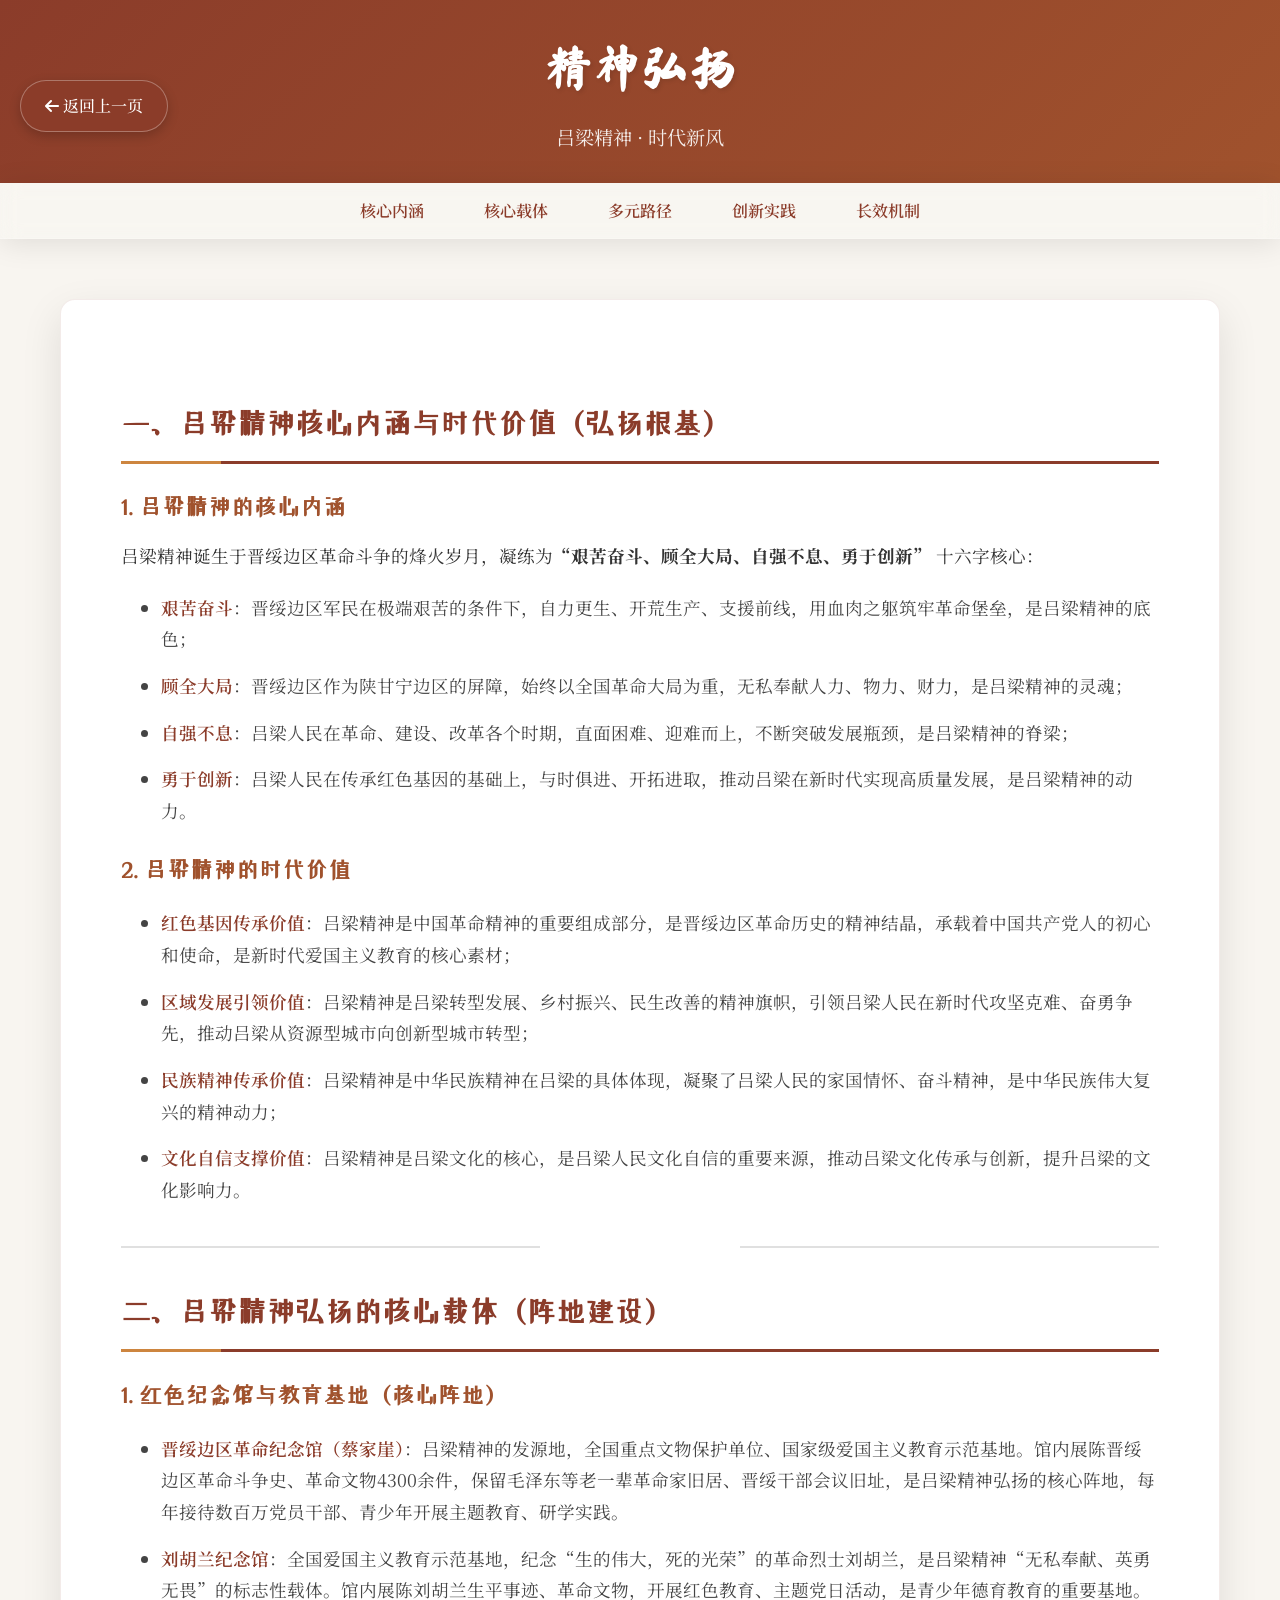
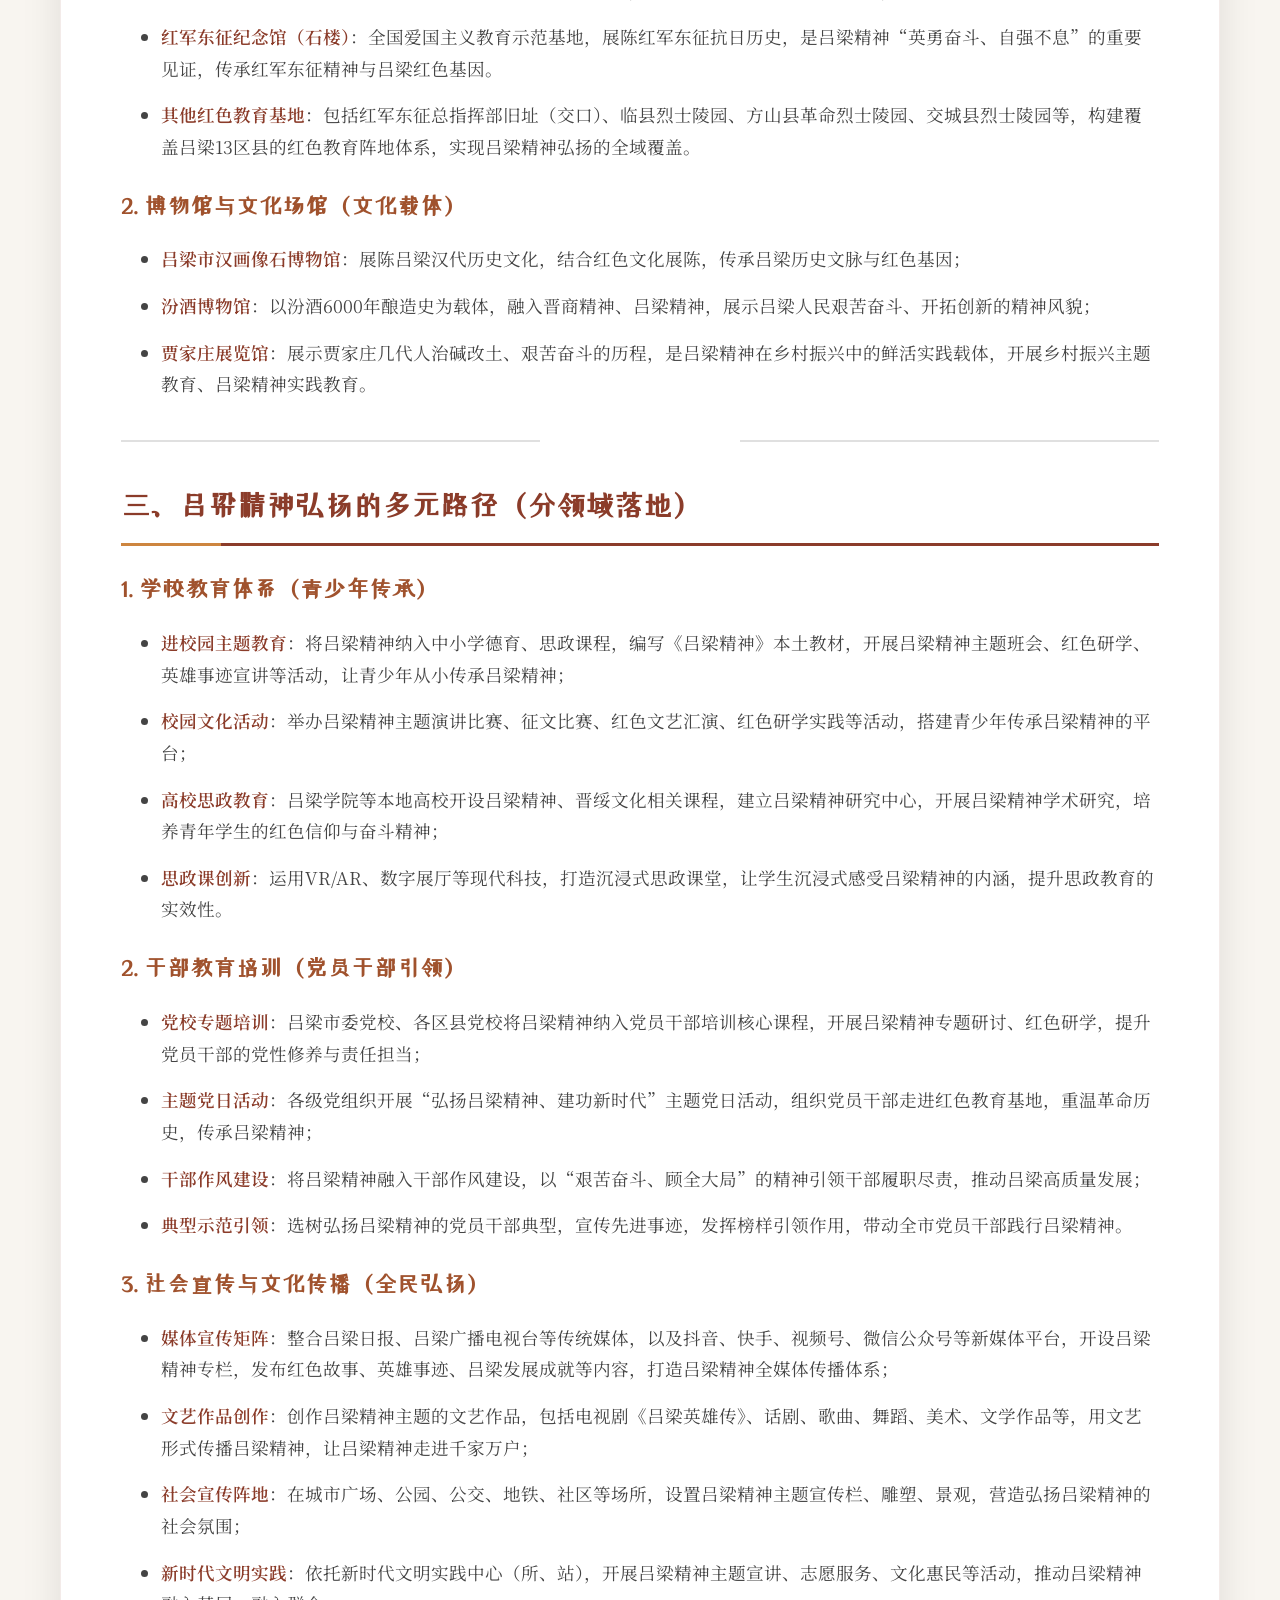
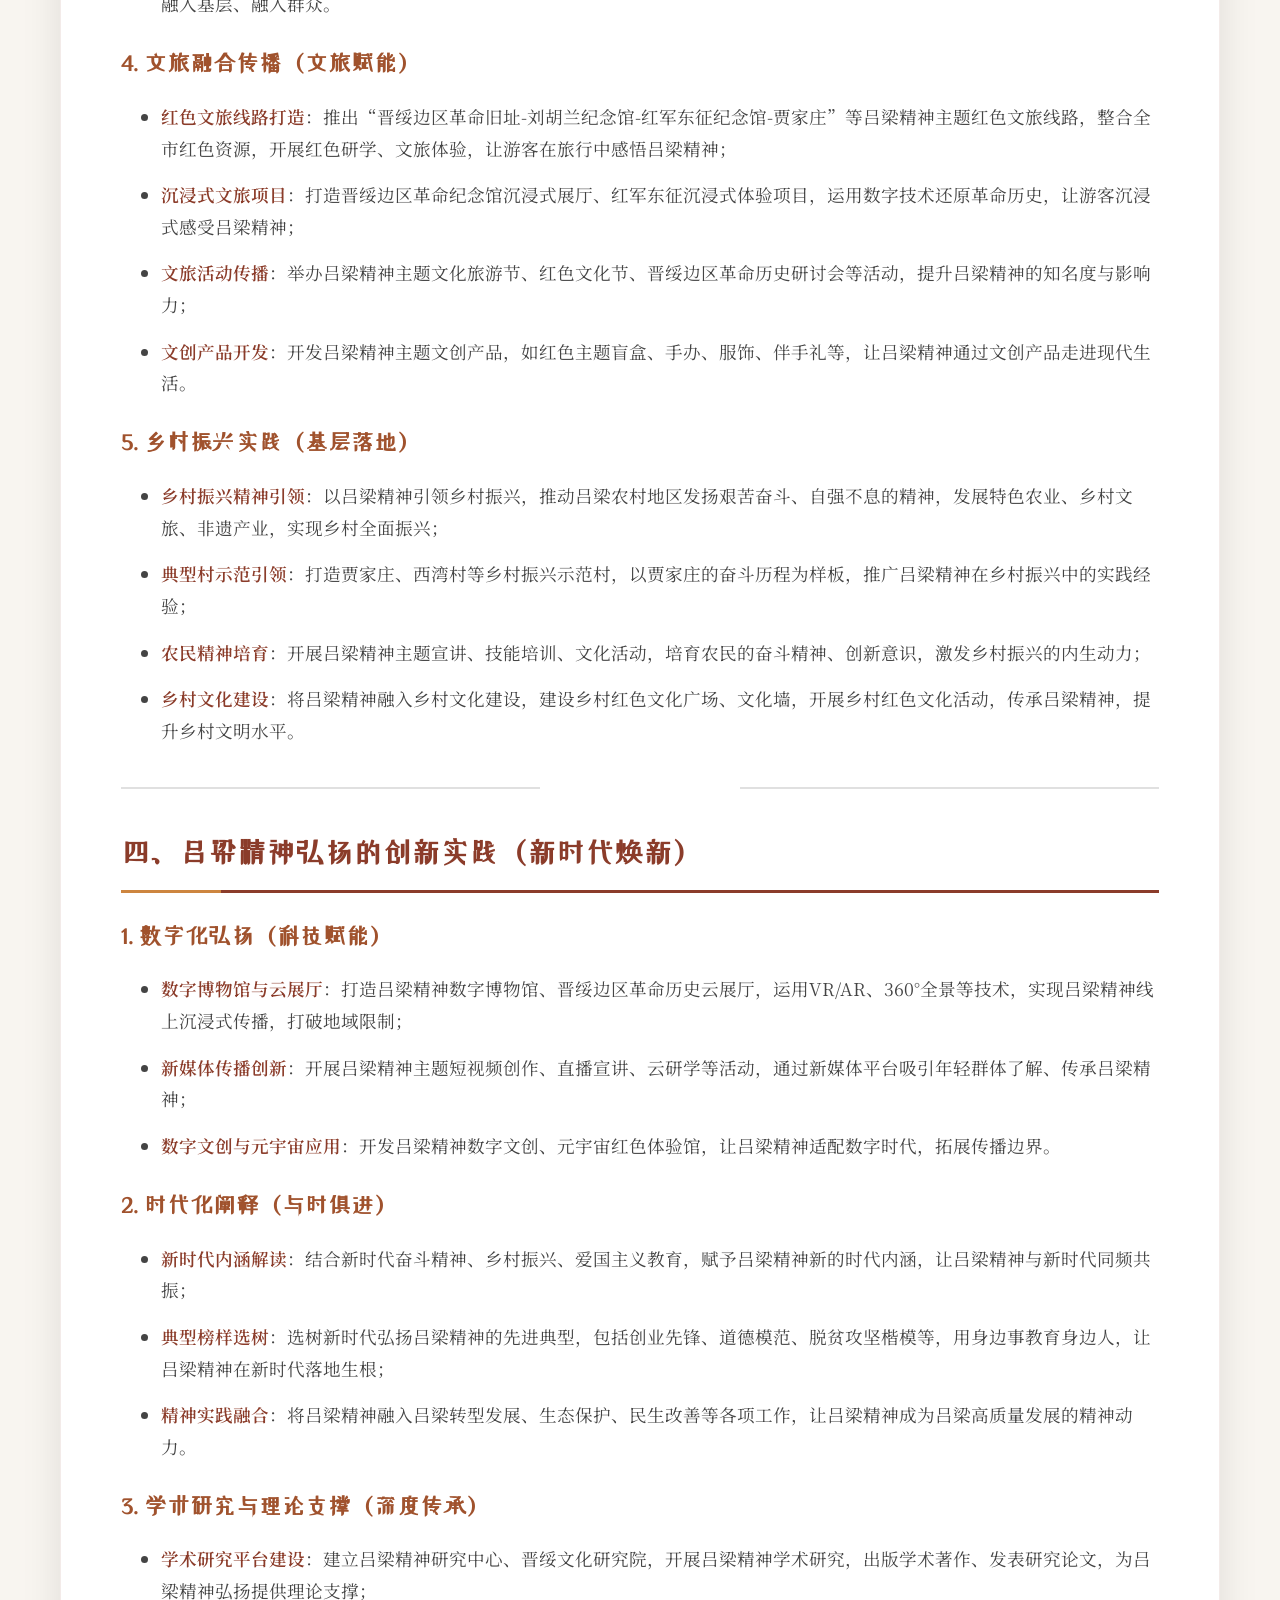
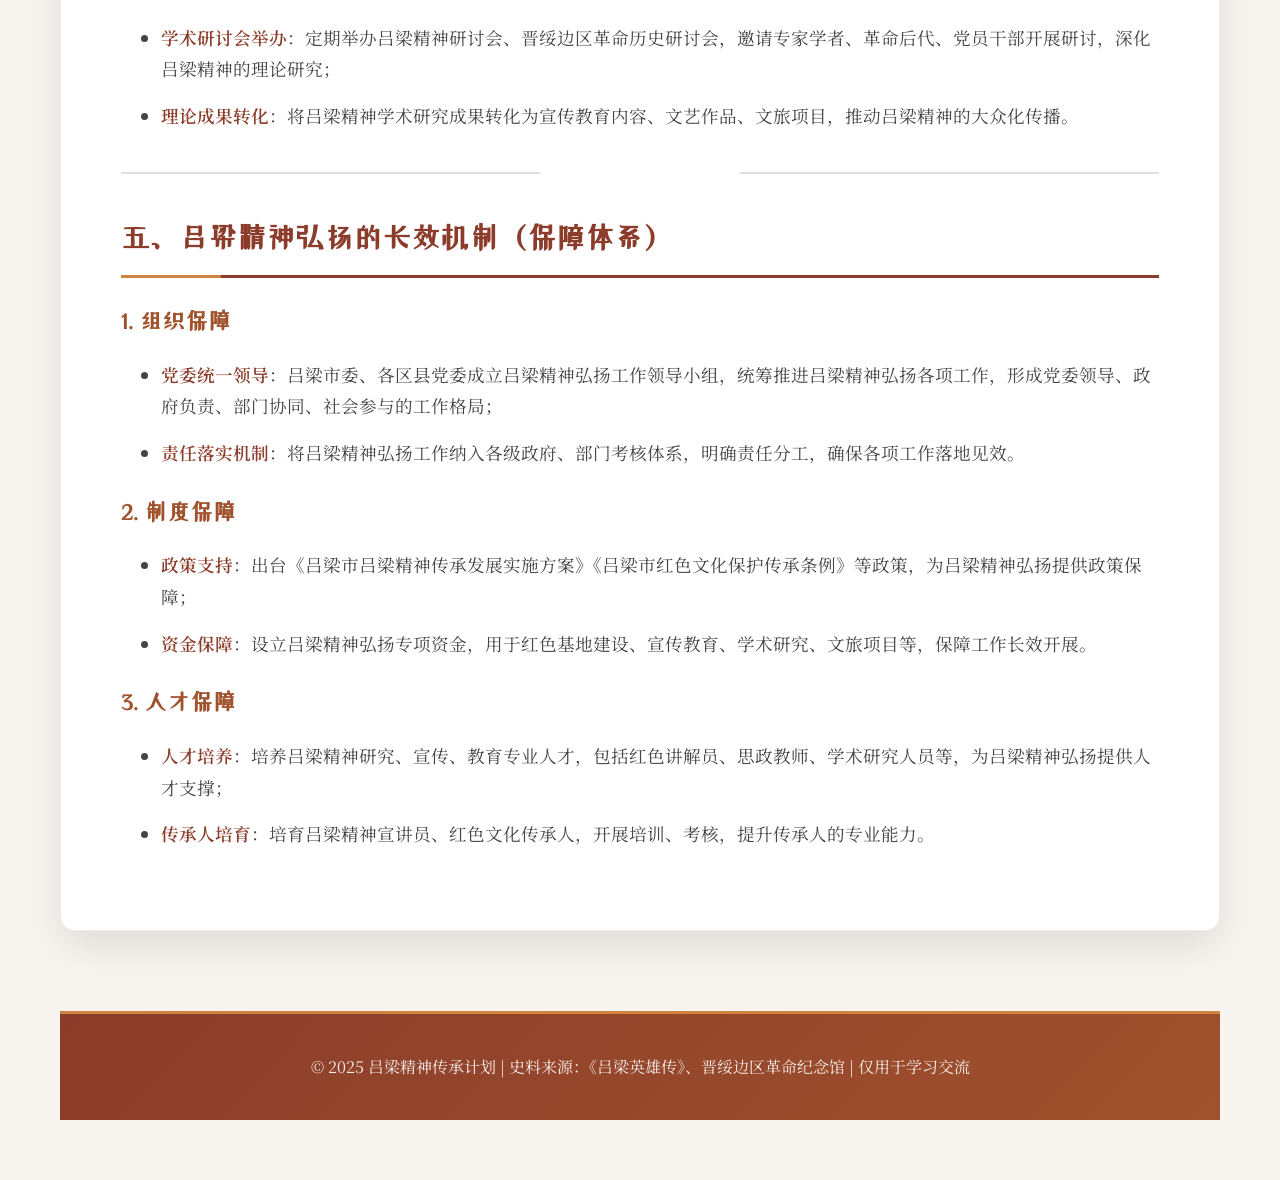
<file: jingshenhongyang.html>
<!DOCTYPE html>
<html lang="zh-CN">
<head>
    <meta charset="UTF-8">
    <meta name="viewport" content="width=device-width, initial-scale=1.0">
    <title>精神弘扬 - 吕梁精神</title>
    <link rel="stylesheet" href="https://cdnjs.cloudflare.com/ajax/libs/font-awesome/6.4.0/css/all.min.css">
    <link rel="stylesheet" href="https://fonts.googleapis.com/css2?family=Noto+Serif+SC:wght@400;500;600;700&display=swap">
    <link rel="stylesheet" href="https://fonts.googleapis.com/css2?family=Ma+Shan+Zheng&family=ZCOOL+XiaoWei&display=swap">
    <style>
        * {
            margin: 0;
            padding: 0;
            box-sizing: border-box;
        }

        body {
            font-family: 'Noto Serif SC', serif;
            line-height: 1.6;
            color: #333;
            background-color: #f8f5f0;
        }

        header {
            background: linear-gradient(135deg, #8B3C2A 0%, #A0522D 100%);
            color: white;
            padding: 30px 0;
            text-align: center;
            position: relative;
        }

        .back-button {
            position: fixed;
            top: 80px;
            left: 20px;
            background: rgba(139, 60, 42, 0.9);
            color: white;
            padding: 12px 24px;
            border-radius: 30px;
            text-decoration: none;
            transition: all 0.3s ease;
            backdrop-filter: blur(10px);
            border: 1px solid rgba(255, 255, 255, 0.3);
            z-index: 1001;
            box-shadow: 0 4px 12px rgba(0, 0, 0, 0.2);
            font-weight: 500;
        }

        .back-button:hover {
            background: rgba(160, 82, 45, 1);
            transform: translateY(-3px);
            box-shadow: 0 6px 20px rgba(0, 0, 0, 0.3);
        }

        header h1 {
            font-size: 3rem;
            margin-bottom: 15px;
            font-weight: 700;
            font-family: 'Ma Shan Zheng', cursive;
            text-shadow: 2px 2px 4px rgba(0,0,0,0.1);
        }

        header p {
            font-size: 1.2rem;
            opacity: 0.9;
        }

        /* 毛玻璃导航栏样式 */
        .glass-nav {
            position: sticky;
            top: 0;
            z-index: 1000;
            background: rgba(255, 255, 255, 0.1);
            backdrop-filter: blur(10px);
            -webkit-backdrop-filter: blur(10px);
            border-bottom: 1px solid rgba(255, 255, 255, 0.2);
            box-shadow: 0 4px 30px rgba(0, 0, 0, 0.1);
        }

        .nav-container {
            max-width: 1200px;
            margin: 0 auto;
            padding: 0 20px;
        }

        .nav-menu {
            display: flex;
            list-style: none;
            padding: 0;
            margin: 0 auto;
            justify-content: center;
            overflow-x: auto;
            white-space: nowrap;
            max-width: 1000px;
        }

        .nav-menu li {
            margin: 0 15px;
        }

        .nav-menu a {
            display: block;
            padding: 15px 15px;
            color: #8B3C2A;
            text-decoration: none;
            font-weight: 600;
            transition: all 0.3s ease;
            font-size: 16px;
        }

        .nav-menu a:hover {
            color: #CD853F;
            transform: translateY(-2px);
            font-weight: 700;
        }

        /* 内容部分ID标记 */
        .section {
            scroll-margin-top: 80px;
        }

        .container {
            max-width: 1200px;
            margin: 0 auto;
            padding: 60px 20px;
        }

        .content {
            background: white;
            border-radius: 15px;
            padding: 60px;
            box-shadow: 0 15px 40px rgba(0,0,0,0.1);
            border: 1px solid rgba(139, 60, 42, 0.1);
        }

        .content h2 {
            color: #8B3C2A;
            margin: 30px 0 20px;
            font-size: 1.8rem;
            font-family: 'ZCOOL XiaoWei', serif;
            border-bottom: 2px solid #8B3C2A;
            padding-bottom: 10px;
        }

        .content h3 {
            color: #8B3C2A;
            margin: 40px 0 25px;
            font-size: 1.8rem;
            font-family: 'ZCOOL XiaoWei', serif;
            border-bottom: 3px solid #8B3C2A;
            padding-bottom: 15px;
            position: relative;
        }

        .content h3::after {
            content: '';
            position: absolute;
            bottom: -3px;
            left: 0;
            width: 100px;
            height: 3px;
            background: #CD853F;
        }

        .content h4 {
            color: #A0522D;
            margin: 25px 0 15px;
            font-size: 1.4rem;
            font-family: 'ZCOOL XiaoWei', serif;
        }

        .content p {
            margin-bottom: 20px;
            line-height: 1.8;
            font-size: 1.1rem;
            color: #333;
        }

        .content ul {
            margin: 20px 0;
            padding-left: 40px;
        }

        .content li {
            margin-bottom: 15px;
            line-height: 1.8;
            font-size: 1.1rem;
            color: #444;
        }

        .content li strong {
            color: #8B3C2A;
            font-weight: 600;
        }

        .divider {
            margin: 40px 0;
            border: 1px solid #e0e0e0;
            position: relative;
        }

        .divider::after {
            content: '';
            position: absolute;
            top: -5px;
            left: 50%;
            transform: translateX(-50%);
            width: 200px;
            height: 10px;
            background: white;
        }

        footer {
            background: linear-gradient(135deg, #8B3C2A 0%, #A0522D 100%);
            color: white;
            text-align: center;
            padding: 40px 0;
            margin-top: 80px;
            border-top: 3px solid #CD853F;
        }

        footer p {
            font-size: 1rem;
            opacity: 0.9;
        }

        @media (max-width: 768px) {
            header h1 {
                font-size: 2.5rem;
            }

            .content {
                padding: 30px;
            }

            .back-button {
                top: 70px;
                padding: 10px 20px;
                font-size: 0.9rem;
            }

            .container {
                padding: 40px 20px;
            }

            .content h3 {
                font-size: 1.5rem;
            }

            .content h4 {
                font-size: 1.2rem;
            }
        }
    </style>
</head>
<body>
    <header>
        <a href="index.html#newera" class="back-button" onclick="returnToNewEra(2);"><i class="fas fa-arrow-left"></i> 返回上一页</a>
        <h1>精神弘扬</h1>
        <p>吕梁精神 · 时代新风</p>
    </header>
    
    <!-- 毛玻璃导航栏 -->
    <nav class="glass-nav">
        <div class="nav-container">
            <ul class="nav-menu">
                <li><a href="#section1">核心内涵</a></li>
                <li><a href="#section2">核心载体</a></li>
                <li><a href="#section3">多元路径</a></li>
                <li><a href="#section4">创新实践</a></li>
                <li><a href="#section5">长效机制</a></li>
            </ul>
        </div>
    </nav>

    <div class="container">
        <div class="content">
            <div id="section1" class="section">
            <h3>一、吕梁精神核心内涵与时代价值（弘扬根基）</h3>
            
            <h4>1. 吕梁精神的核心内涵</h4>
            <p>吕梁精神诞生于晋绥边区革命斗争的烽火岁月，凝练为<strong>“艰苦奋斗、顾全大局、自强不息、勇于创新”</strong> 十六字核心：</p>
            <ul>
                <li><strong>艰苦奋斗</strong>：晋绥边区军民在极端艰苦的条件下，自力更生、开荒生产、支援前线，用血肉之躯筑牢革命堡垒，是吕梁精神的底色；</li>
                <li><strong>顾全大局</strong>：晋绥边区作为陕甘宁边区的屏障，始终以全国革命大局为重，无私奉献人力、物力、财力，是吕梁精神的灵魂；</li>
                <li><strong>自强不息</strong>：吕梁人民在革命、建设、改革各个时期，直面困难、迎难而上，不断突破发展瓶颈，是吕梁精神的脊梁；</li>
                <li><strong>勇于创新</strong>：吕梁人民在传承红色基因的基础上，与时俱进、开拓进取，推动吕梁在新时代实现高质量发展，是吕梁精神的动力。</li>
            </ul>

            <h4>2. 吕梁精神的时代价值</h4>
            <ul>
                <li><strong>红色基因传承价值</strong>：吕梁精神是中国革命精神的重要组成部分，是晋绥边区革命历史的精神结晶，承载着中国共产党人的初心和使命，是新时代爱国主义教育的核心素材；</li>
                <li><strong>区域发展引领价值</strong>：吕梁精神是吕梁转型发展、乡村振兴、民生改善的精神旗帜，引领吕梁人民在新时代攻坚克难、奋勇争先，推动吕梁从资源型城市向创新型城市转型；</li>
                <li><strong>民族精神传承价值</strong>：吕梁精神是中华民族精神在吕梁的具体体现，凝聚了吕梁人民的家国情怀、奋斗精神，是中华民族伟大复兴的精神动力；</li>
                <li><strong>文化自信支撑价值</strong>：吕梁精神是吕梁文化的核心，是吕梁人民文化自信的重要来源，推动吕梁文化传承与创新，提升吕梁的文化影响力。</li>
            </ul>

            </div>
            <div class="divider"></div>

            <div id="section2" class="section">
            <h3>二、吕梁精神弘扬的核心载体（阵地建设）</h3>
            
            <h4>1. 红色纪念馆与教育基地（核心阵地）</h4>
            <ul>
                <li><strong>晋绥边区革命纪念馆（蔡家崖）</strong>：吕梁精神的发源地，全国重点文物保护单位、国家级爱国主义教育示范基地。馆内展陈晋绥边区革命斗争史、革命文物4300余件，保留毛泽东等老一辈革命家旧居、晋绥干部会议旧址，是吕梁精神弘扬的核心阵地，每年接待数百万党员干部、青少年开展主题教育、研学实践。</li>
                <li><strong>刘胡兰纪念馆</strong>：全国爱国主义教育示范基地，纪念“生的伟大，死的光荣”的革命烈士刘胡兰，是吕梁精神“无私奉献、英勇无畏”的标志性载体。馆内展陈刘胡兰生平事迹、革命文物，开展红色教育、主题党日活动，是青少年德育教育的重要基地。</li>
                <li><strong>红军东征纪念馆（石楼）</strong>：全国爱国主义教育示范基地，展陈红军东征抗日历史，是吕梁精神“英勇奋斗、自强不息”的重要见证，传承红军东征精神与吕梁红色基因。</li>
                <li><strong>其他红色教育基地</strong>：包括红军东征总指挥部旧址（交口）、临县烈士陵园、方山县革命烈士陵园、交城县烈士陵园等，构建覆盖吕梁13区县的红色教育阵地体系，实现吕梁精神弘扬的全域覆盖。</li>
            </ul>

            <h4>2. 博物馆与文化场馆（文化载体）</h4>
            <ul>
                <li><strong>吕梁市汉画像石博物馆</strong>：展陈吕梁汉代历史文化，结合红色文化展陈，传承吕梁历史文脉与红色基因；</li>
                <li><strong>汾酒博物馆</strong>：以汾酒6000年酿造史为载体，融入晋商精神、吕梁精神，展示吕梁人民艰苦奋斗、开拓创新的精神风貌；</li>
                <li><strong>贾家庄展览馆</strong>：展示贾家庄几代人治碱改土、艰苦奋斗的历程，是吕梁精神在乡村振兴中的鲜活实践载体，开展乡村振兴主题教育、吕梁精神实践教育。</li>
            </ul>

            </div>
            <div class="divider"></div>

            <div id="section3" class="section">
            <h3>三、吕梁精神弘扬的多元路径（分领域落地）</h3>
            
            <h4>1. 学校教育体系（青少年传承）</h4>
            <ul>
                <li><strong>进校园主题教育</strong>：将吕梁精神纳入中小学德育、思政课程，编写《吕梁精神》本土教材，开展吕梁精神主题班会、红色研学、英雄事迹宣讲等活动，让青少年从小传承吕梁精神；</li>
                <li><strong>校园文化活动</strong>：举办吕梁精神主题演讲比赛、征文比赛、红色文艺汇演、红色研学实践等活动，搭建青少年传承吕梁精神的平台；</li>
                <li><strong>高校思政教育</strong>：吕梁学院等本地高校开设吕梁精神、晋绥文化相关课程，建立吕梁精神研究中心，开展吕梁精神学术研究，培养青年学生的红色信仰与奋斗精神；</li>
                <li><strong>思政课创新</strong>：运用VR/AR、数字展厅等现代科技，打造沉浸式思政课堂，让学生沉浸式感受吕梁精神的内涵，提升思政教育的实效性。</li>
            </ul>

            <h4>2. 干部教育培训（党员干部引领）</h4>
            <ul>
                <li><strong>党校专题培训</strong>：吕梁市委党校、各区县党校将吕梁精神纳入党员干部培训核心课程，开展吕梁精神专题研讨、红色研学，提升党员干部的党性修养与责任担当；</li>
                <li><strong>主题党日活动</strong>：各级党组织开展“弘扬吕梁精神、建功新时代”主题党日活动，组织党员干部走进红色教育基地，重温革命历史，传承吕梁精神；</li>
                <li><strong>干部作风建设</strong>：将吕梁精神融入干部作风建设，以“艰苦奋斗、顾全大局”的精神引领干部履职尽责，推动吕梁高质量发展；</li>
                <li><strong>典型示范引领</strong>：选树弘扬吕梁精神的党员干部典型，宣传先进事迹，发挥榜样引领作用，带动全市党员干部践行吕梁精神。</li>
            </ul>

            <h4>3. 社会宣传与文化传播（全民弘扬）</h4>
            <ul>
                <li><strong>媒体宣传矩阵</strong>：整合吕梁日报、吕梁广播电视台等传统媒体，以及抖音、快手、视频号、微信公众号等新媒体平台，开设吕梁精神专栏，发布红色故事、英雄事迹、吕梁发展成就等内容，打造吕梁精神全媒体传播体系；</li>
                <li><strong>文艺作品创作</strong>：创作吕梁精神主题的文艺作品，包括电视剧《吕梁英雄传》、话剧、歌曲、舞蹈、美术、文学作品等，用文艺形式传播吕梁精神，让吕梁精神走进千家万户；</li>
                <li><strong>社会宣传阵地</strong>：在城市广场、公园、公交、地铁、社区等场所，设置吕梁精神主题宣传栏、雕塑、景观，营造弘扬吕梁精神的社会氛围；</li>
                <li><strong>新时代文明实践</strong>：依托新时代文明实践中心（所、站），开展吕梁精神主题宣讲、志愿服务、文化惠民等活动，推动吕梁精神融入基层、融入群众。</li>
            </ul>

            <h4>4. 文旅融合传播（文旅赋能）</h4>
            <ul>
                <li><strong>红色文旅线路打造</strong>：推出“晋绥边区革命旧址-刘胡兰纪念馆-红军东征纪念馆-贾家庄”等吕梁精神主题红色文旅线路，整合全市红色资源，开展红色研学、文旅体验，让游客在旅行中感悟吕梁精神；</li>
                <li><strong>沉浸式文旅项目</strong>：打造晋绥边区革命纪念馆沉浸式展厅、红军东征沉浸式体验项目，运用数字技术还原革命历史，让游客沉浸式感受吕梁精神；</li>
                <li><strong>文旅活动传播</strong>：举办吕梁精神主题文化旅游节、红色文化节、晋绥边区革命历史研讨会等活动，提升吕梁精神的知名度与影响力；</li>
                <li><strong>文创产品开发</strong>：开发吕梁精神主题文创产品，如红色主题盲盒、手办、服饰、伴手礼等，让吕梁精神通过文创产品走进现代生活。</li>
            </ul>

            <h4>5. 乡村振兴实践（基层落地）</h4>
            <ul>
                <li><strong>乡村振兴精神引领</strong>：以吕梁精神引领乡村振兴，推动吕梁农村地区发扬艰苦奋斗、自强不息的精神，发展特色农业、乡村文旅、非遗产业，实现乡村全面振兴；</li>
                <li><strong>典型村示范引领</strong>：打造贾家庄、西湾村等乡村振兴示范村，以贾家庄的奋斗历程为样板，推广吕梁精神在乡村振兴中的实践经验；</li>
                <li><strong>农民精神培育</strong>：开展吕梁精神主题宣讲、技能培训、文化活动，培育农民的奋斗精神、创新意识，激发乡村振兴的内生动力；</li>
                <li><strong>乡村文化建设</strong>：将吕梁精神融入乡村文化建设，建设乡村红色文化广场、文化墙，开展乡村红色文化活动，传承吕梁精神，提升乡村文明水平。</li>
            </ul>

            </div>
            <div class="divider"></div>

            <div id="section4" class="section">
            <h3>四、吕梁精神弘扬的创新实践（新时代焕新）</h3>
            
            <h4>1. 数字化弘扬（科技赋能）</h4>
            <ul>
                <li><strong>数字博物馆与云展厅</strong>：打造吕梁精神数字博物馆、晋绥边区革命历史云展厅，运用VR/AR、360°全景等技术，实现吕梁精神线上沉浸式传播，打破地域限制；</li>
                <li><strong>新媒体传播创新</strong>：开展吕梁精神主题短视频创作、直播宣讲、云研学等活动，通过新媒体平台吸引年轻群体了解、传承吕梁精神；</li>
                <li><strong>数字文创与元宇宙应用</strong>：开发吕梁精神数字文创、元宇宙红色体验馆，让吕梁精神适配数字时代，拓展传播边界。</li>
            </ul>

            <h4>2. 时代化阐释（与时俱进）</h4>
            <ul>
                <li><strong>新时代内涵解读</strong>：结合新时代奋斗精神、乡村振兴、爱国主义教育，赋予吕梁精神新的时代内涵，让吕梁精神与新时代同频共振；</li>
                <li><strong>典型榜样选树</strong>：选树新时代弘扬吕梁精神的先进典型，包括创业先锋、道德模范、脱贫攻坚楷模等，用身边事教育身边人，让吕梁精神在新时代落地生根；</li>
                <li><strong>精神实践融合</strong>：将吕梁精神融入吕梁转型发展、生态保护、民生改善等各项工作，让吕梁精神成为吕梁高质量发展的精神动力。</li>
            </ul>

            <h4>3. 学术研究与理论支撑（深度传承）</h4>
            <ul>
                <li><strong>学术研究平台建设</strong>：建立吕梁精神研究中心、晋绥文化研究院，开展吕梁精神学术研究，出版学术著作、发表研究论文，为吕梁精神弘扬提供理论支撑；</li>
                <li><strong>学术研讨会举办</strong>：定期举办吕梁精神研讨会、晋绥边区革命历史研讨会，邀请专家学者、革命后代、党员干部开展研讨，深化吕梁精神的理论研究；</li>
                <li><strong>理论成果转化</strong>：将吕梁精神学术研究成果转化为宣传教育内容、文艺作品、文旅项目，推动吕梁精神的大众化传播。</li>
            </ul>

            </div>
            <div class="divider"></div>

            <div id="section5" class="section">
            <h3>五、吕梁精神弘扬的长效机制（保障体系）</h3>
            
            <h4>1. 组织保障</h4>
            <ul>
                <li><strong>党委统一领导</strong>：吕梁市委、各区县党委成立吕梁精神弘扬工作领导小组，统筹推进吕梁精神弘扬各项工作，形成党委领导、政府负责、部门协同、社会参与的工作格局；</li>
                <li><strong>责任落实机制</strong>：将吕梁精神弘扬工作纳入各级政府、部门考核体系，明确责任分工，确保各项工作落地见效。</li>
            </ul>

            <h4>2. 制度保障</h4>
            <ul>
                <li><strong>政策支持</strong>：出台《吕梁市吕梁精神传承发展实施方案》《吕梁市红色文化保护传承条例》等政策，为吕梁精神弘扬提供政策保障；</li>
                <li><strong>资金保障</strong>：设立吕梁精神弘扬专项资金，用于红色基地建设、宣传教育、学术研究、文旅项目等，保障工作长效开展。</li>
            </ul>

            <h4>3. 人才保障</h4>
            <ul>
                <li><strong>人才培养</strong>：培养吕梁精神研究、宣传、教育专业人才，包括红色讲解员、思政教师、学术研究人员等，为吕梁精神弘扬提供人才支撑；</li>
                <li><strong>传承人培育</strong>：培育吕梁精神宣讲员、红色文化传承人，开展培训、考核，提升传承人的专业能力。</li>
            </ul>
        </div>
    </div>

    <footer>
        <p>© 2025 吕梁精神传承计划 | 史料来源：《吕梁英雄传》、晋绥边区革命纪念馆 | 仅用于学习交流</p>
    </footer>
    
    <script>
        // 返回时代新风模块并激活对应卡片
        function returnToNewEra(cardIndex) {
            // 存储卡片索引到本地存储
            localStorage.setItem('activeCard', cardIndex);
            // 跳转到时代新风模块
            window.location.href = 'index.html#newera';
            return false;
        }
    </script>





<script src="https://lf-cdn.coze.cn/obj/unpkg/flow-platform/chat-app-sdk/1.1.0-beta.0/libs/cn/index.js"></script>

<script>
  let chatClient = null;

  function initChat() {
    chatClient = new CozeWebSDK.WebChatClient({
      config: {
        bot_id: '7627810803755876388',
        isIframe: false,
        componentProps: {
          title: '吕梁小助手'
        },
        auth: {
          type: 'token',
          token: 'pat_3RSssd47oQrXEy7uoUUplnrDIIDLNzedz380LSZzeLR2kEINLnJxpwcMdQlX4b7d',
          onRefreshToken: function() {
            return 'pat_3RSssd47oQrXEy7uoUUplnrDIIDLNzedz380LSZzeLR2kEINLnJxpwcMdQlX4b7d';
          }
        }
      }
    });
  }

  // 页面加载完成后自动初始化并显示智能助手
  document.addEventListener('DOMContentLoaded', function() {
    initChat();
    if (chatClient) {
      chatClient.show();  // 直接显示智能助手
    }
  });
</script>






</body>
</html>
</file>
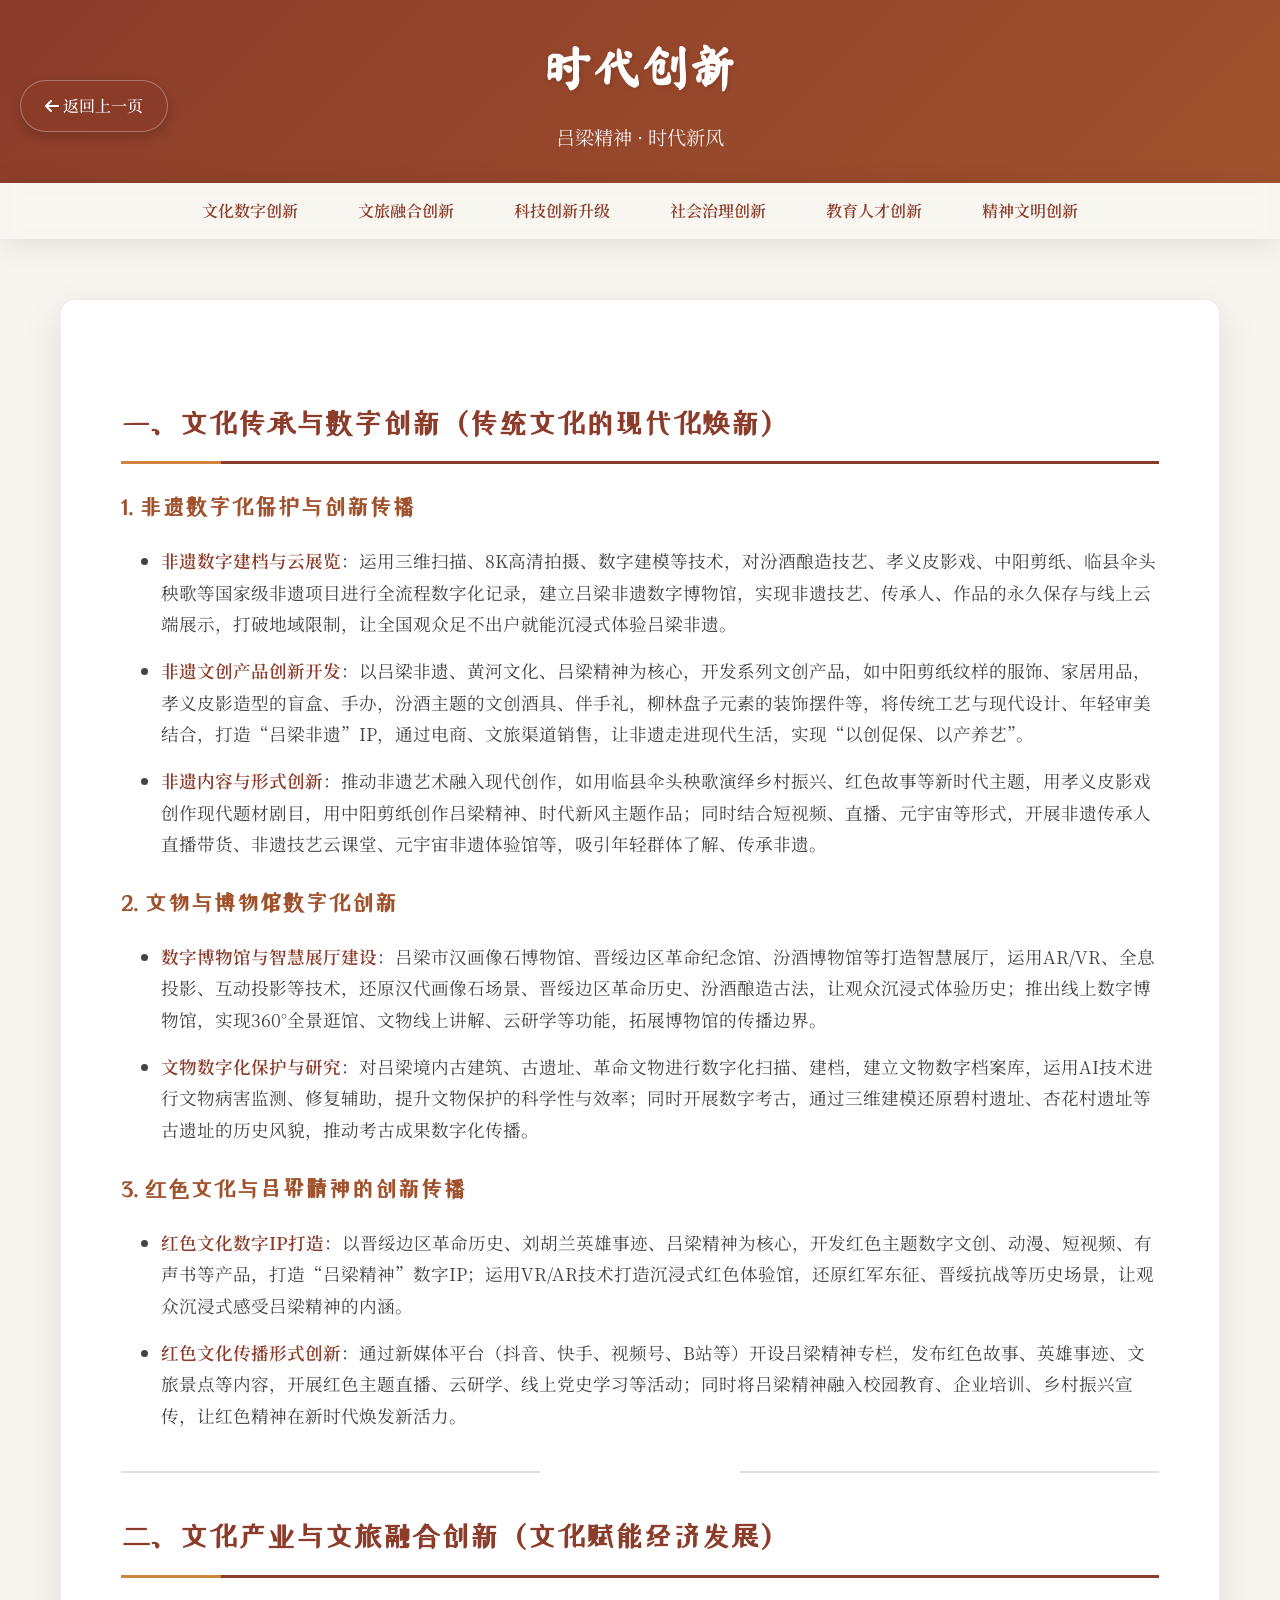
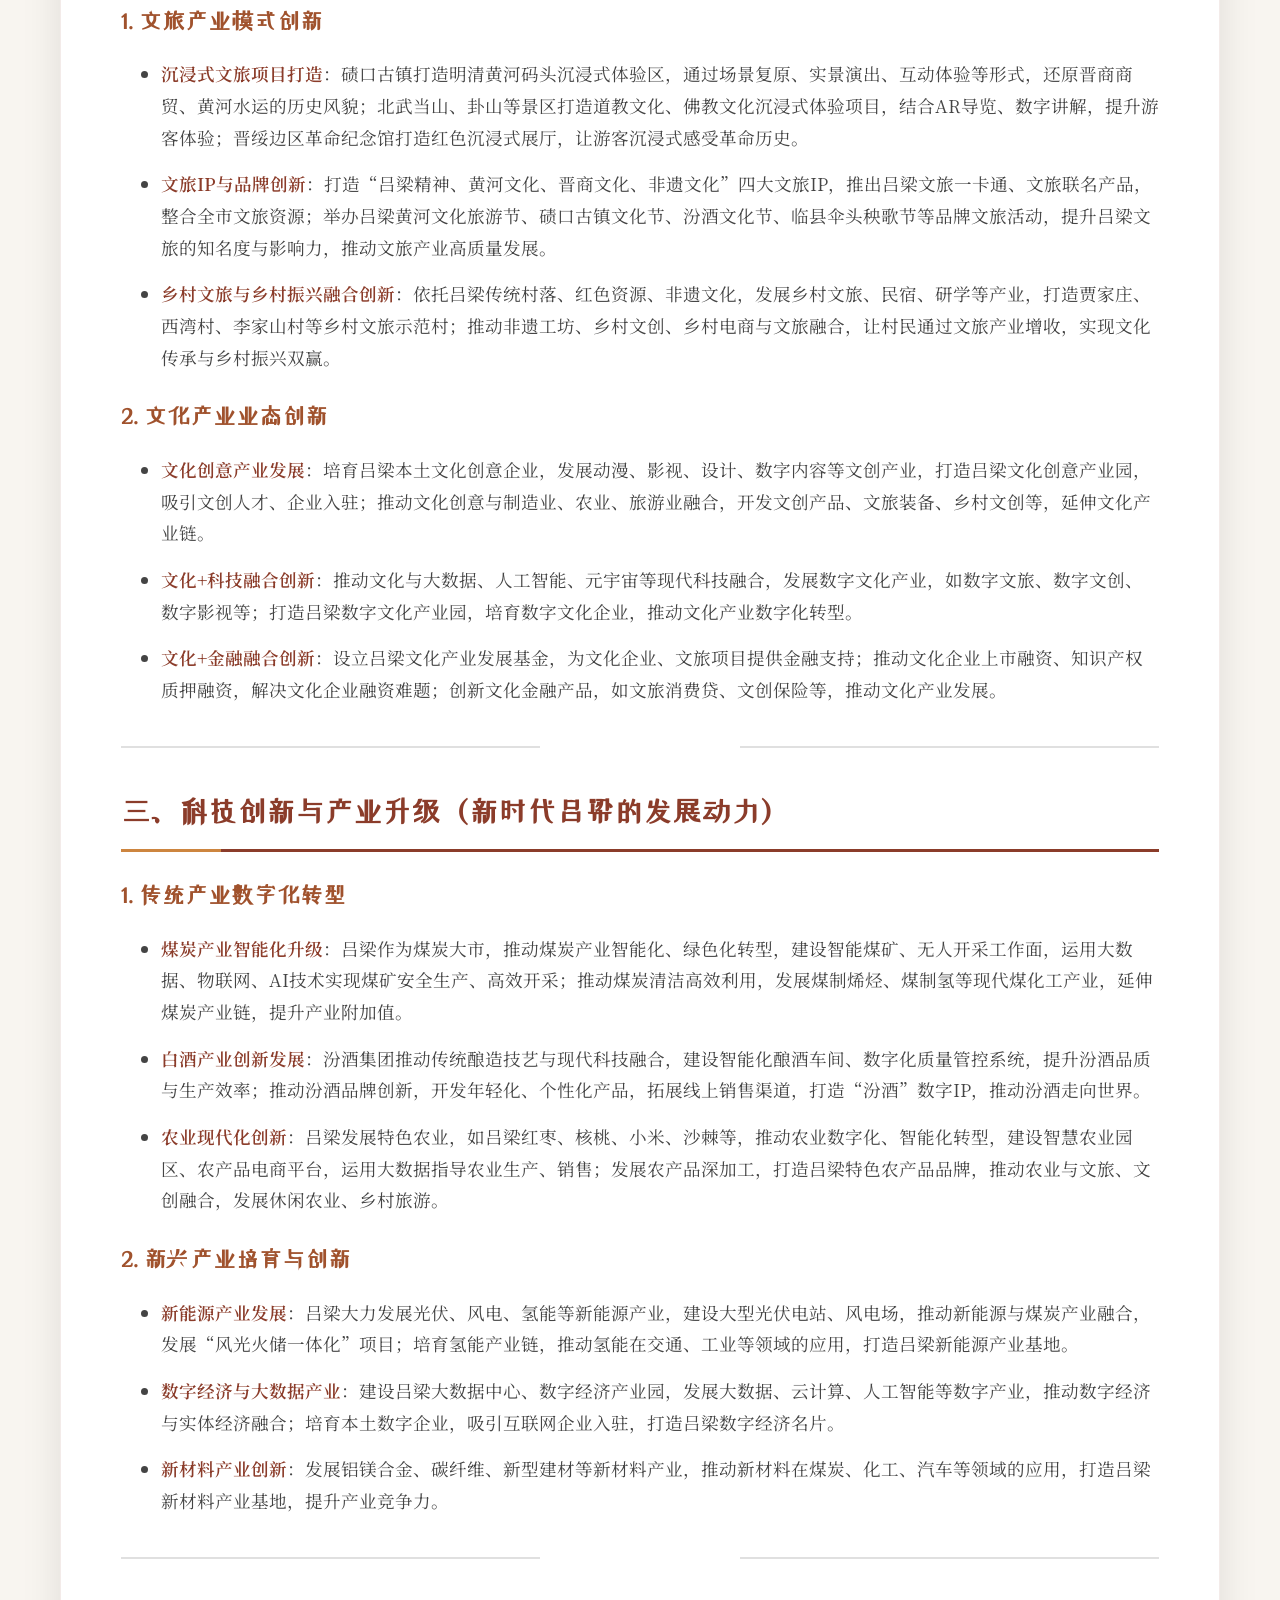
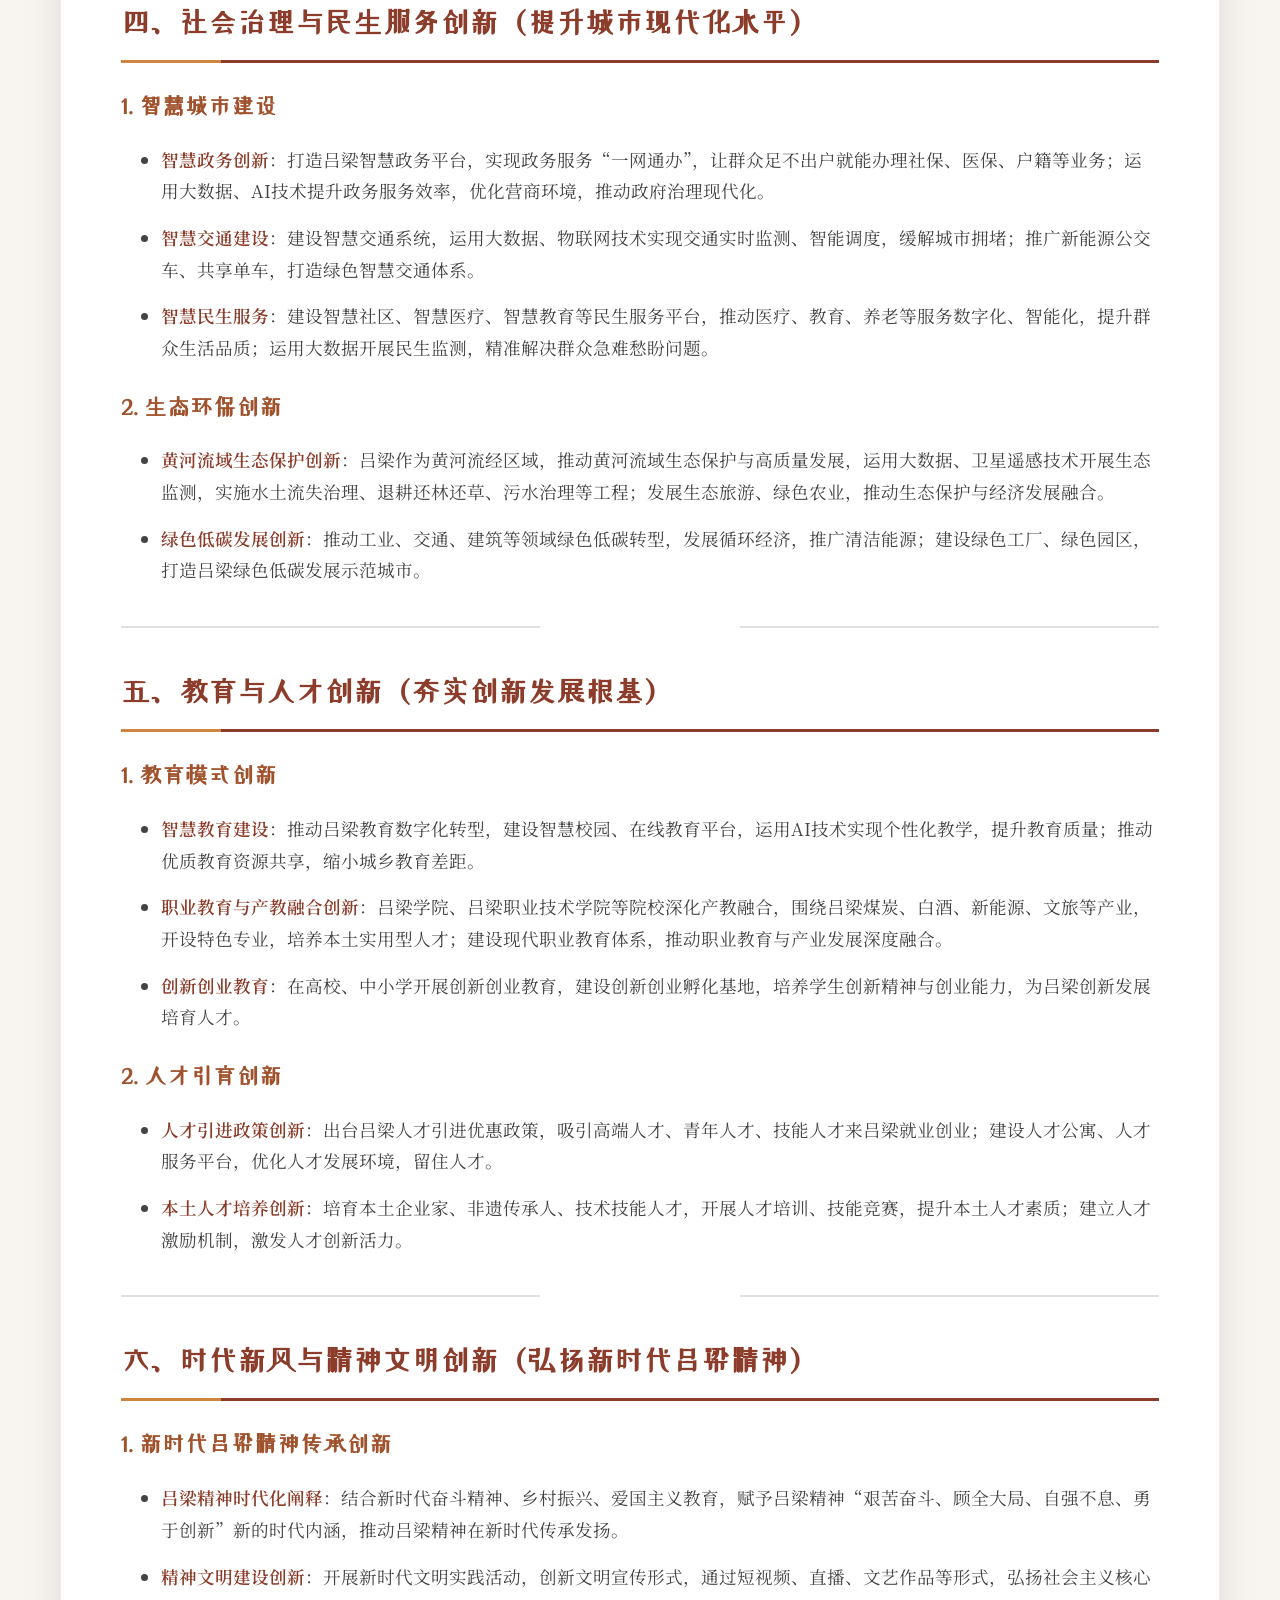
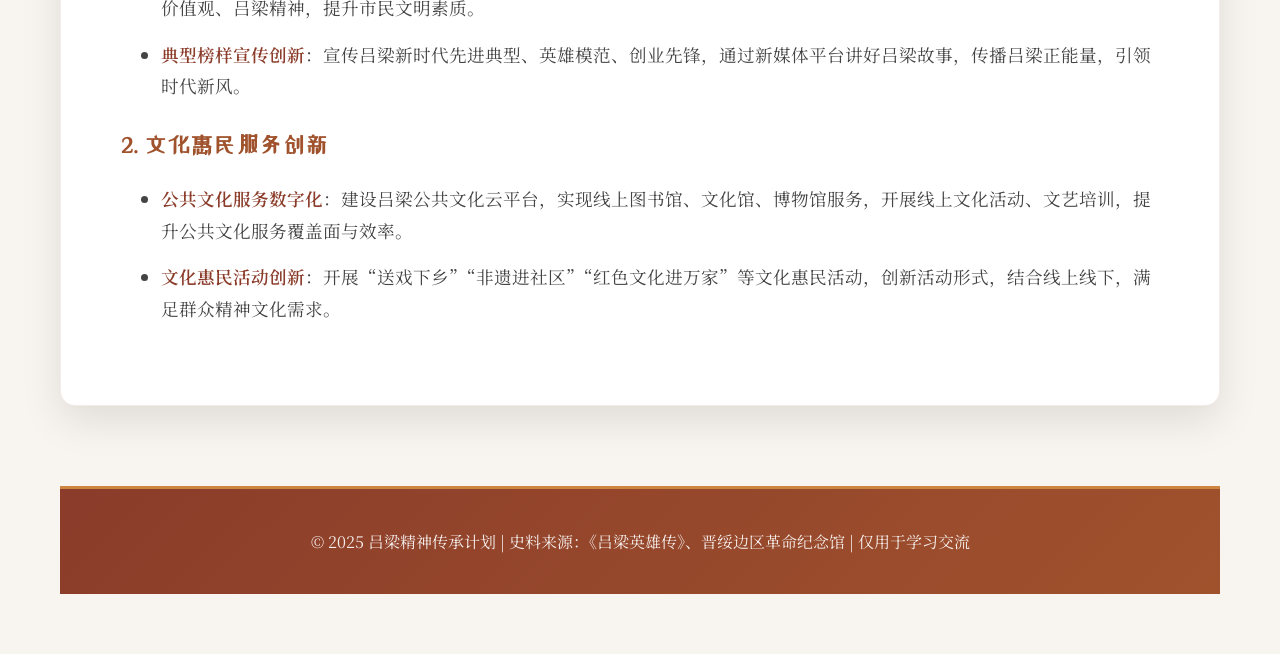
<file: shidaichuangxin.html>
<!DOCTYPE html>
<html lang="zh-CN">
<head>
    <meta charset="UTF-8">
    <meta name="viewport" content="width=device-width, initial-scale=1.0">
    <title>时代创新 - 吕梁精神</title>
    <link rel="stylesheet" href="https://cdnjs.cloudflare.com/ajax/libs/font-awesome/6.4.0/css/all.min.css">
    <link rel="stylesheet" href="https://fonts.googleapis.com/css2?family=Noto+Serif+SC:wght@400;500;600;700&display=swap">
    <link rel="stylesheet" href="https://fonts.googleapis.com/css2?family=Ma+Shan+Zheng&family=ZCOOL+XiaoWei&display=swap">
    <style>
        * {
            margin: 0;
            padding: 0;
            box-sizing: border-box;
        }

        body {
            font-family: 'Noto Serif SC', serif;
            line-height: 1.6;
            color: #333;
            background-color: #f8f5f0;
        }

        header {
            background: linear-gradient(135deg, #8B3C2A 0%, #A0522D 100%);
            color: white;
            padding: 30px 0;
            text-align: center;
            position: relative;
        }

        .back-button {
            position: fixed;
            top: 80px;
            left: 20px;
            background: rgba(139, 60, 42, 0.9);
            color: white;
            padding: 12px 24px;
            border-radius: 30px;
            text-decoration: none;
            transition: all 0.3s ease;
            backdrop-filter: blur(10px);
            border: 1px solid rgba(255, 255, 255, 0.3);
            z-index: 1001;
            box-shadow: 0 4px 12px rgba(0, 0, 0, 0.2);
            font-weight: 500;
        }

        .back-button:hover {
            background: rgba(160, 82, 45, 1);
            transform: translateY(-3px);
            box-shadow: 0 6px 20px rgba(0, 0, 0, 0.3);
        }

        header h1 {
            font-size: 3rem;
            margin-bottom: 15px;
            font-weight: 700;
            font-family: 'Ma Shan Zheng', cursive;
            text-shadow: 2px 2px 4px rgba(0,0,0,0.1);
        }

        header p {
            font-size: 1.2rem;
            opacity: 0.9;
        }

        /* 毛玻璃导航栏样式 */
        .glass-nav {
            position: sticky;
            top: 0;
            z-index: 1000;
            background: rgba(255, 255, 255, 0.1);
            backdrop-filter: blur(10px);
            -webkit-backdrop-filter: blur(10px);
            border-bottom: 1px solid rgba(255, 255, 255, 0.2);
            box-shadow: 0 4px 30px rgba(0, 0, 0, 0.1);
        }

        .nav-container {
            max-width: 1200px;
            margin: 0 auto;
            padding: 0 20px;
        }

        .nav-menu {
            display: flex;
            list-style: none;
            padding: 0;
            margin: 0 auto;
            justify-content: center;
            overflow-x: auto;
            white-space: nowrap;
            max-width: 1000px;
        }

        .nav-menu li {
            margin: 0 15px;
        }

        .nav-menu a {
            display: block;
            padding: 15px 15px;
            color: #8B3C2A;
            text-decoration: none;
            font-weight: 600;
            transition: all 0.3s ease;
            font-size: 16px;
        }

        .nav-menu a:hover {
            color: #CD853F;
            transform: translateY(-2px);
            font-weight: 700;
        }

        /* 内容部分ID标记 */
        .section {
            scroll-margin-top: 80px;
        }

        .container {
            max-width: 1200px;
            margin: 0 auto;
            padding: 60px 20px;
        }

        .content {
            background: white;
            border-radius: 15px;
            padding: 60px;
            box-shadow: 0 15px 40px rgba(0,0,0,0.1);
            border: 1px solid rgba(139, 60, 42, 0.1);
        }

        .content h2 {
            color: #8B3C2A;
            margin: 30px 0 20px;
            font-size: 1.8rem;
            font-family: 'ZCOOL XiaoWei', serif;
            border-bottom: 2px solid #8B3C2A;
            padding-bottom: 10px;
        }

        .content h3 {
            color: #8B3C2A;
            margin: 40px 0 25px;
            font-size: 1.8rem;
            font-family: 'ZCOOL XiaoWei', serif;
            border-bottom: 3px solid #8B3C2A;
            padding-bottom: 15px;
            position: relative;
        }

        .content h3::after {
            content: '';
            position: absolute;
            bottom: -3px;
            left: 0;
            width: 100px;
            height: 3px;
            background: #CD853F;
        }

        .content h4 {
            color: #A0522D;
            margin: 25px 0 15px;
            font-size: 1.4rem;
            font-family: 'ZCOOL XiaoWei', serif;
        }

        .content p {
            margin-bottom: 20px;
            line-height: 1.8;
            font-size: 1.1rem;
            color: #333;
        }

        .content ul {
            margin: 20px 0;
            padding-left: 40px;
        }

        .content li {
            margin-bottom: 15px;
            line-height: 1.8;
            font-size: 1.1rem;
            color: #444;
        }

        .content li strong {
            color: #8B3C2A;
            font-weight: 600;
        }

        .divider {
            margin: 40px 0;
            border: 1px solid #e0e0e0;
            position: relative;
        }

        .divider::after {
            content: '';
            position: absolute;
            top: -5px;
            left: 50%;
            transform: translateX(-50%);
            width: 200px;
            height: 10px;
            background: white;
        }

        footer {
            background: linear-gradient(135deg, #8B3C2A 0%, #A0522D 100%);
            color: white;
            text-align: center;
            padding: 40px 0;
            margin-top: 80px;
            border-top: 3px solid #CD853F;
        }

        footer p {
            font-size: 1rem;
            opacity: 0.9;
        }

        @media (max-width: 768px) {
            header h1 {
                font-size: 2.5rem;
            }

            .content {
                padding: 30px;
            }

            .back-button {
                top: 70px;
                padding: 10px 20px;
                font-size: 0.9rem;
            }

            .container {
                padding: 40px 20px;
            }

            .content h3 {
                font-size: 1.5rem;
            }

            .content h4 {
                font-size: 1.2rem;
            }
        }
    </style>
</head>
<body>
    <header>
        <a href="index.html#newera" class="back-button" onclick="returnToNewEra(1);"><i class="fas fa-arrow-left"></i> 返回上一页</a>
        <h1>时代创新</h1>
        <p>吕梁精神 · 时代新风</p>
    </header>
    
    <!-- 毛玻璃导航栏 -->
    <nav class="glass-nav">
        <div class="nav-container">
            <ul class="nav-menu">
                <li><a href="#section1">文化数字创新</a></li>
                <li><a href="#section2">文旅融合创新</a></li>
                <li><a href="#section3">科技创新升级</a></li>
                <li><a href="#section4">社会治理创新</a></li>
                <li><a href="#section5">教育人才创新</a></li>
                <li><a href="#section6">精神文明创新</a></li>
            </ul>
        </div>
    </nav>

    <div class="container">
        <div class="content">
            <div id="section1" class="section">
            <h3>一、文化传承与数字创新（传统文化的现代化焕新）</h3>
            
            <h4>1. 非遗数字化保护与创新传播</h4>
            <ul>
                <li><strong>非遗数字建档与云展览</strong>：运用三维扫描、8K高清拍摄、数字建模等技术，对汾酒酿造技艺、孝义皮影戏、中阳剪纸、临县伞头秧歌等国家级非遗项目进行全流程数字化记录，建立吕梁非遗数字博物馆，实现非遗技艺、传承人、作品的永久保存与线上云端展示，打破地域限制，让全国观众足不出户就能沉浸式体验吕梁非遗。</li>
                <li><strong>非遗文创产品创新开发</strong>：以吕梁非遗、黄河文化、吕梁精神为核心，开发系列文创产品，如中阳剪纸纹样的服饰、家居用品，孝义皮影造型的盲盒、手办，汾酒主题的文创酒具、伴手礼，柳林盘子元素的装饰摆件等，将传统工艺与现代设计、年轻审美结合，打造“吕梁非遗”IP，通过电商、文旅渠道销售，让非遗走进现代生活，实现“以创促保、以产养艺”。</li>
                <li><strong>非遗内容与形式创新</strong>：推动非遗艺术融入现代创作，如用临县伞头秧歌演绎乡村振兴、红色故事等新时代主题，用孝义皮影戏创作现代题材剧目，用中阳剪纸创作吕梁精神、时代新风主题作品；同时结合短视频、直播、元宇宙等形式，开展非遗传承人直播带货、非遗技艺云课堂、元宇宙非遗体验馆等，吸引年轻群体了解、传承非遗。</li>
            </ul>

            <h4>2. 文物与博物馆数字化创新</h4>
            <ul>
                <li><strong>数字博物馆与智慧展厅建设</strong>：吕梁市汉画像石博物馆、晋绥边区革命纪念馆、汾酒博物馆等打造智慧展厅，运用AR/VR、全息投影、互动投影等技术，还原汉代画像石场景、晋绥边区革命历史、汾酒酿造古法，让观众沉浸式体验历史；推出线上数字博物馆，实现360°全景逛馆、文物线上讲解、云研学等功能，拓展博物馆的传播边界。</li>
                <li><strong>文物数字化保护与研究</strong>：对吕梁境内古建筑、古遗址、革命文物进行数字化扫描、建档，建立文物数字档案库，运用AI技术进行文物病害监测、修复辅助，提升文物保护的科学性与效率；同时开展数字考古，通过三维建模还原碧村遗址、杏花村遗址等古遗址的历史风貌，推动考古成果数字化传播。</li>
            </ul>

            <h4>3. 红色文化与吕梁精神的创新传播</h4>
            <ul>
                <li><strong>红色文化数字IP打造</strong>：以晋绥边区革命历史、刘胡兰英雄事迹、吕梁精神为核心，开发红色主题数字文创、动漫、短视频、有声书等产品，打造“吕梁精神”数字IP；运用VR/AR技术打造沉浸式红色体验馆，还原红军东征、晋绥抗战等历史场景，让观众沉浸式感受吕梁精神的内涵。</li>
                <li><strong>红色文化传播形式创新</strong>：通过新媒体平台（抖音、快手、视频号、B站等）开设吕梁精神专栏，发布红色故事、英雄事迹、文旅景点等内容，开展红色主题直播、云研学、线上党史学习等活动；同时将吕梁精神融入校园教育、企业培训、乡村振兴宣传，让红色精神在新时代焕发新活力。</li>
            </ul>

            </div>
            <div class="divider"></div>

            <div id="section2" class="section">
            <h3>二、文化产业与文旅融合创新（文化赋能经济发展）</h3>
            
            <h4>1. 文旅产业模式创新</h4>
            <ul>
                <li><strong>沉浸式文旅项目打造</strong>：碛口古镇打造明清黄河码头沉浸式体验区，通过场景复原、实景演出、互动体验等形式，还原晋商商贸、黄河水运的历史风貌；北武当山、卦山等景区打造道教文化、佛教文化沉浸式体验项目，结合AR导览、数字讲解，提升游客体验；晋绥边区革命纪念馆打造红色沉浸式展厅，让游客沉浸式感受革命历史。</li>
                <li><strong>文旅IP与品牌创新</strong>：打造“吕梁精神、黄河文化、晋商文化、非遗文化”四大文旅IP，推出吕梁文旅一卡通、文旅联名产品，整合全市文旅资源；举办吕梁黄河文化旅游节、碛口古镇文化节、汾酒文化节、临县伞头秧歌节等品牌文旅活动，提升吕梁文旅的知名度与影响力，推动文旅产业高质量发展。</li>
                <li><strong>乡村文旅与乡村振兴融合创新</strong>：依托吕梁传统村落、红色资源、非遗文化，发展乡村文旅、民宿、研学等产业，打造贾家庄、西湾村、李家山村等乡村文旅示范村；推动非遗工坊、乡村文创、乡村电商与文旅融合，让村民通过文旅产业增收，实现文化传承与乡村振兴双赢。</li>
            </ul>

            <h4>2. 文化产业业态创新</h4>
            <ul>
                <li><strong>文化创意产业发展</strong>：培育吕梁本土文化创意企业，发展动漫、影视、设计、数字内容等文创产业，打造吕梁文化创意产业园，吸引文创人才、企业入驻；推动文化创意与制造业、农业、旅游业融合，开发文创产品、文旅装备、乡村文创等，延伸文化产业链。</li>
                <li><strong>文化+科技融合创新</strong>：推动文化与大数据、人工智能、元宇宙等现代科技融合，发展数字文化产业，如数字文旅、数字文创、数字影视等；打造吕梁数字文化产业园，培育数字文化企业，推动文化产业数字化转型。</li>
                <li><strong>文化+金融融合创新</strong>：设立吕梁文化产业发展基金，为文化企业、文旅项目提供金融支持；推动文化企业上市融资、知识产权质押融资，解决文化企业融资难题；创新文化金融产品，如文旅消费贷、文创保险等，推动文化产业发展。</li>
            </ul>

            </div>
            <div class="divider"></div>

            <div id="section3" class="section">
            <h3>三、科技创新与产业升级（新时代吕梁的发展动力）</h3>
            
            <h4>1. 传统产业数字化转型</h4>
            <ul>
                <li><strong>煤炭产业智能化升级</strong>：吕梁作为煤炭大市，推动煤炭产业智能化、绿色化转型，建设智能煤矿、无人开采工作面，运用大数据、物联网、AI技术实现煤矿安全生产、高效开采；推动煤炭清洁高效利用，发展煤制烯烃、煤制氢等现代煤化工产业，延伸煤炭产业链，提升产业附加值。</li>
                <li><strong>白酒产业创新发展</strong>：汾酒集团推动传统酿造技艺与现代科技融合，建设智能化酿酒车间、数字化质量管控系统，提升汾酒品质与生产效率；推动汾酒品牌创新，开发年轻化、个性化产品，拓展线上销售渠道，打造“汾酒”数字IP，推动汾酒走向世界。</li>
                <li><strong>农业现代化创新</strong>：吕梁发展特色农业，如吕梁红枣、核桃、小米、沙棘等，推动农业数字化、智能化转型，建设智慧农业园区、农产品电商平台，运用大数据指导农业生产、销售；发展农产品深加工，打造吕梁特色农产品品牌，推动农业与文旅、文创融合，发展休闲农业、乡村旅游。</li>
            </ul>

            <h4>2. 新兴产业培育与创新</h4>
            <ul>
                <li><strong>新能源产业发展</strong>：吕梁大力发展光伏、风电、氢能等新能源产业，建设大型光伏电站、风电场，推动新能源与煤炭产业融合，发展“风光火储一体化”项目；培育氢能产业链，推动氢能在交通、工业等领域的应用，打造吕梁新能源产业基地。</li>
                <li><strong>数字经济与大数据产业</strong>：建设吕梁大数据中心、数字经济产业园，发展大数据、云计算、人工智能等数字产业，推动数字经济与实体经济融合；培育本土数字企业，吸引互联网企业入驻，打造吕梁数字经济名片。</li>
                <li><strong>新材料产业创新</strong>：发展铝镁合金、碳纤维、新型建材等新材料产业，推动新材料在煤炭、化工、汽车等领域的应用，打造吕梁新材料产业基地，提升产业竞争力。</li>
            </ul>

            </div>
            <div class="divider"></div>

            <div id="section4" class="section">
            <h3>四、社会治理与民生服务创新（提升城市现代化水平）</h3>
            
            <h4>1. 智慧城市建设</h4>
            <ul>
                <li><strong>智慧政务创新</strong>：打造吕梁智慧政务平台，实现政务服务“一网通办”，让群众足不出户就能办理社保、医保、户籍等业务；运用大数据、AI技术提升政务服务效率，优化营商环境，推动政府治理现代化。</li>
                <li><strong>智慧交通建设</strong>：建设智慧交通系统，运用大数据、物联网技术实现交通实时监测、智能调度，缓解城市拥堵；推广新能源公交车、共享单车，打造绿色智慧交通体系。</li>
                <li><strong>智慧民生服务</strong>：建设智慧社区、智慧医疗、智慧教育等民生服务平台，推动医疗、教育、养老等服务数字化、智能化，提升群众生活品质；运用大数据开展民生监测，精准解决群众急难愁盼问题。</li>
            </ul>

            <h4>2. 生态环保创新</h4>
            <ul>
                <li><strong>黄河流域生态保护创新</strong>：吕梁作为黄河流经区域，推动黄河流域生态保护与高质量发展，运用大数据、卫星遥感技术开展生态监测，实施水土流失治理、退耕还林还草、污水治理等工程；发展生态旅游、绿色农业，推动生态保护与经济发展融合。</li>
                <li><strong>绿色低碳发展创新</strong>：推动工业、交通、建筑等领域绿色低碳转型，发展循环经济，推广清洁能源；建设绿色工厂、绿色园区，打造吕梁绿色低碳发展示范城市。</li>
            </ul>

            </div>
            <div class="divider"></div>

            <div id="section5" class="section">
            <h3>五、教育与人才创新（夯实创新发展根基）</h3>
            
            <h4>1. 教育模式创新</h4>
            <ul>
                <li><strong>智慧教育建设</strong>：推动吕梁教育数字化转型，建设智慧校园、在线教育平台，运用AI技术实现个性化教学，提升教育质量；推动优质教育资源共享，缩小城乡教育差距。</li>
                <li><strong>职业教育与产教融合创新</strong>：吕梁学院、吕梁职业技术学院等院校深化产教融合，围绕吕梁煤炭、白酒、新能源、文旅等产业，开设特色专业，培养本土实用型人才；建设现代职业教育体系，推动职业教育与产业发展深度融合。</li>
                <li><strong>创新创业教育</strong>：在高校、中小学开展创新创业教育，建设创新创业孵化基地，培养学生创新精神与创业能力，为吕梁创新发展培育人才。</li>
            </ul>

            <h4>2. 人才引育创新</h4>
            <ul>
                <li><strong>人才引进政策创新</strong>：出台吕梁人才引进优惠政策，吸引高端人才、青年人才、技能人才来吕梁就业创业；建设人才公寓、人才服务平台，优化人才发展环境，留住人才。</li>
                <li><strong>本土人才培养创新</strong>：培育本土企业家、非遗传承人、技术技能人才，开展人才培训、技能竞赛，提升本土人才素质；建立人才激励机制，激发人才创新活力。</li>
            </ul>

            </div>
            <div class="divider"></div>

            <div id="section6" class="section">
            <h3>六、时代新风与精神文明创新（弘扬新时代吕梁精神）</h3>
            
            <h4>1. 新时代吕梁精神传承创新</h4>
            <ul>
                <li><strong>吕梁精神时代化阐释</strong>：结合新时代奋斗精神、乡村振兴、爱国主义教育，赋予吕梁精神“艰苦奋斗、顾全大局、自强不息、勇于创新”新的时代内涵，推动吕梁精神在新时代传承发扬。</li>
                <li><strong>精神文明建设创新</strong>：开展新时代文明实践活动，创新文明宣传形式，通过短视频、直播、文艺作品等形式，弘扬社会主义核心价值观、吕梁精神，提升市民文明素质。</li>
                <li><strong>典型榜样宣传创新</strong>：宣传吕梁新时代先进典型、英雄模范、创业先锋，通过新媒体平台讲好吕梁故事，传播吕梁正能量，引领时代新风。</li>
            </ul>

            <h4>2. 文化惠民服务创新</h4>
            <ul>
                <li><strong>公共文化服务数字化</strong>：建设吕梁公共文化云平台，实现线上图书馆、文化馆、博物馆服务，开展线上文化活动、文艺培训，提升公共文化服务覆盖面与效率。</li>
                <li><strong>文化惠民活动创新</strong>：开展“送戏下乡”“非遗进社区”“红色文化进万家”等文化惠民活动，创新活动形式，结合线上线下，满足群众精神文化需求。</li>
            </ul>
        </div>
    </div>

    <footer>
        <p>© 2025 吕梁精神传承计划 | 史料来源：《吕梁英雄传》、晋绥边区革命纪念馆 | 仅用于学习交流</p>
    </footer>
    
    <script>
        // 返回时代新风模块并激活对应卡片
        function returnToNewEra(cardIndex) {
            // 存储卡片索引到本地存储
            localStorage.setItem('activeCard', cardIndex);
            // 跳转到时代新风模块
            window.location.href = 'index.html#newera';
            return false;
        }
    </script>







<script src="https://lf-cdn.coze.cn/obj/unpkg/flow-platform/chat-app-sdk/1.1.0-beta.0/libs/cn/index.js"></script>

<script>
  let chatClient = null;

  function initChat() {
    chatClient = new CozeWebSDK.WebChatClient({
      config: {
        bot_id: '7627810803755876388',
        isIframe: false,
        componentProps: {
          title: '吕梁小助手'
        },
        auth: {
          type: 'token',
          token: 'pat_3RSssd47oQrXEy7uoUUplnrDIIDLNzedz380LSZzeLR2kEINLnJxpwcMdQlX4b7d',
          onRefreshToken: function() {
            return 'pat_3RSssd47oQrXEy7uoUUplnrDIIDLNzedz380LSZzeLR2kEINLnJxpwcMdQlX4b7d';
          }
        }
      }
    });
  }

  // 页面加载完成后自动初始化并显示智能助手
  document.addEventListener('DOMContentLoaded', function() {
    initChat();
    if (chatClient) {
      chatClient.show();  // 直接显示智能助手
    }
  });
</script>









</body>
</html>
</file>
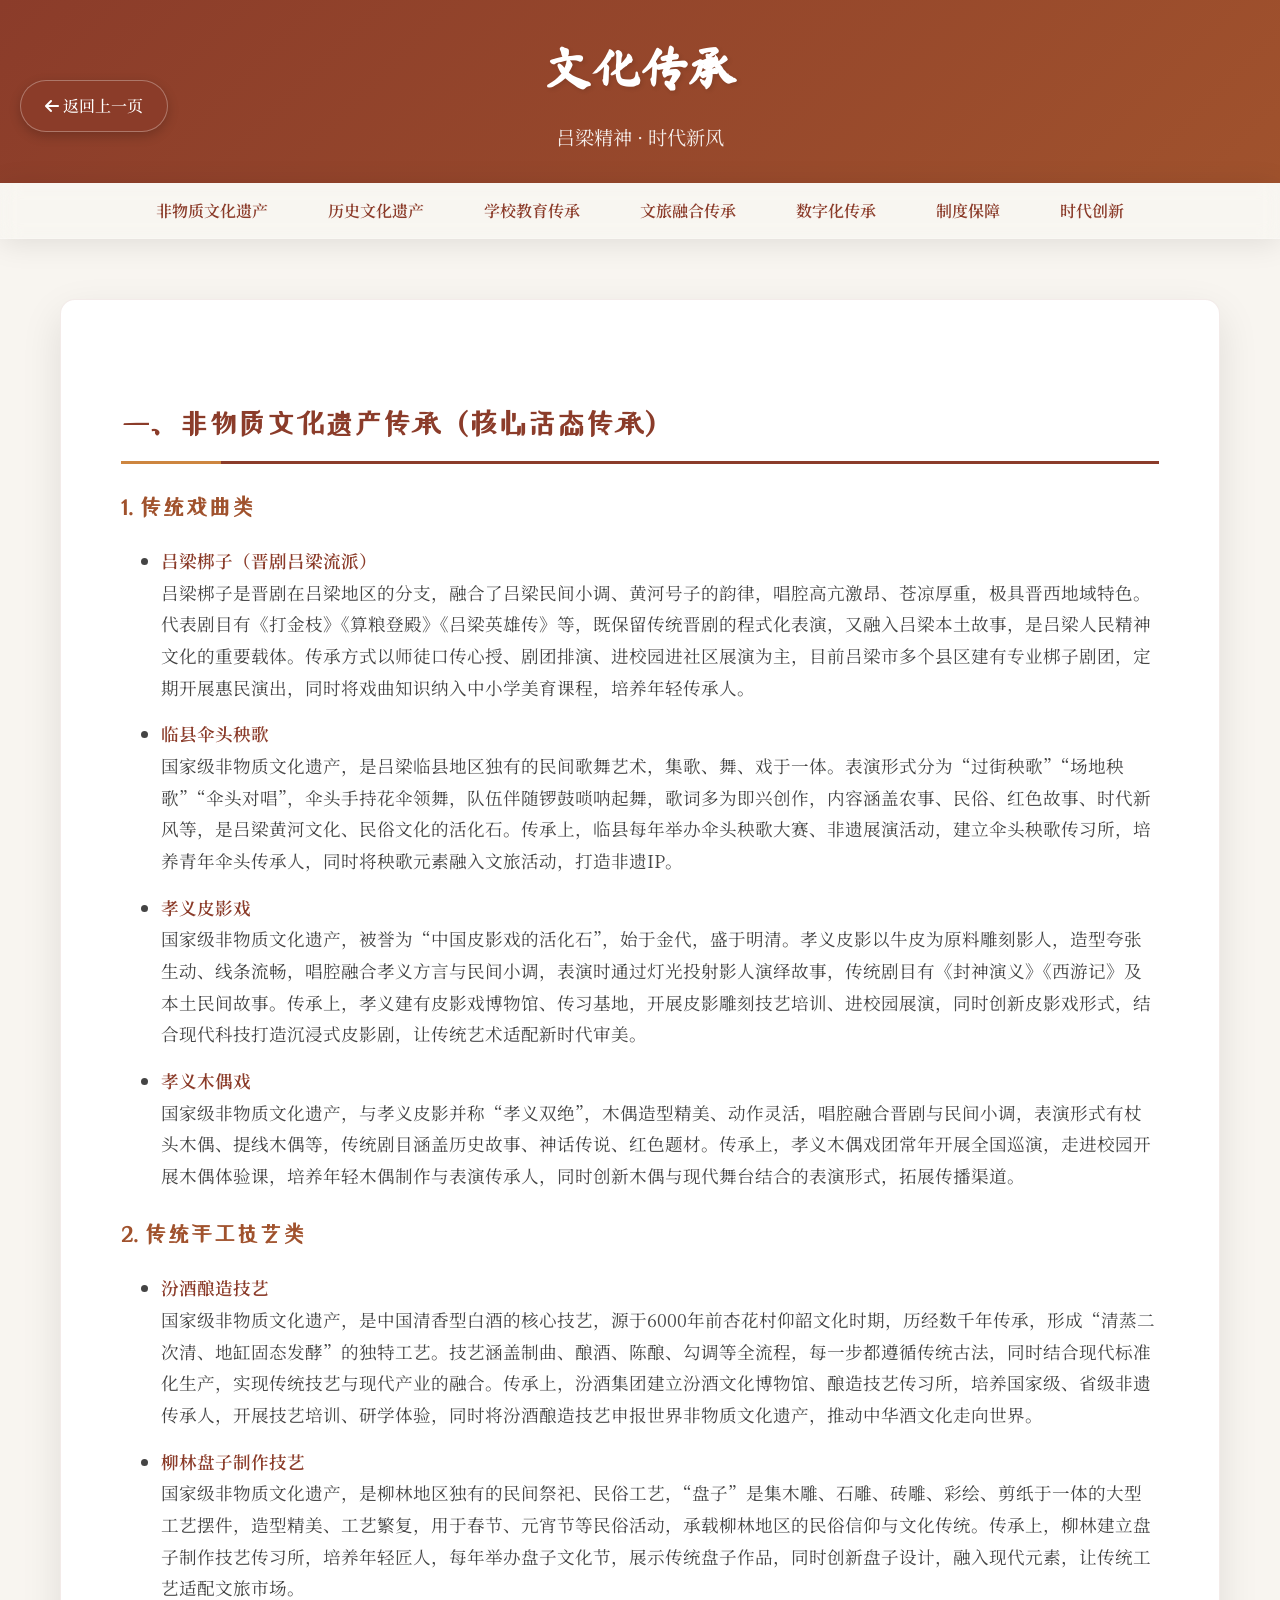
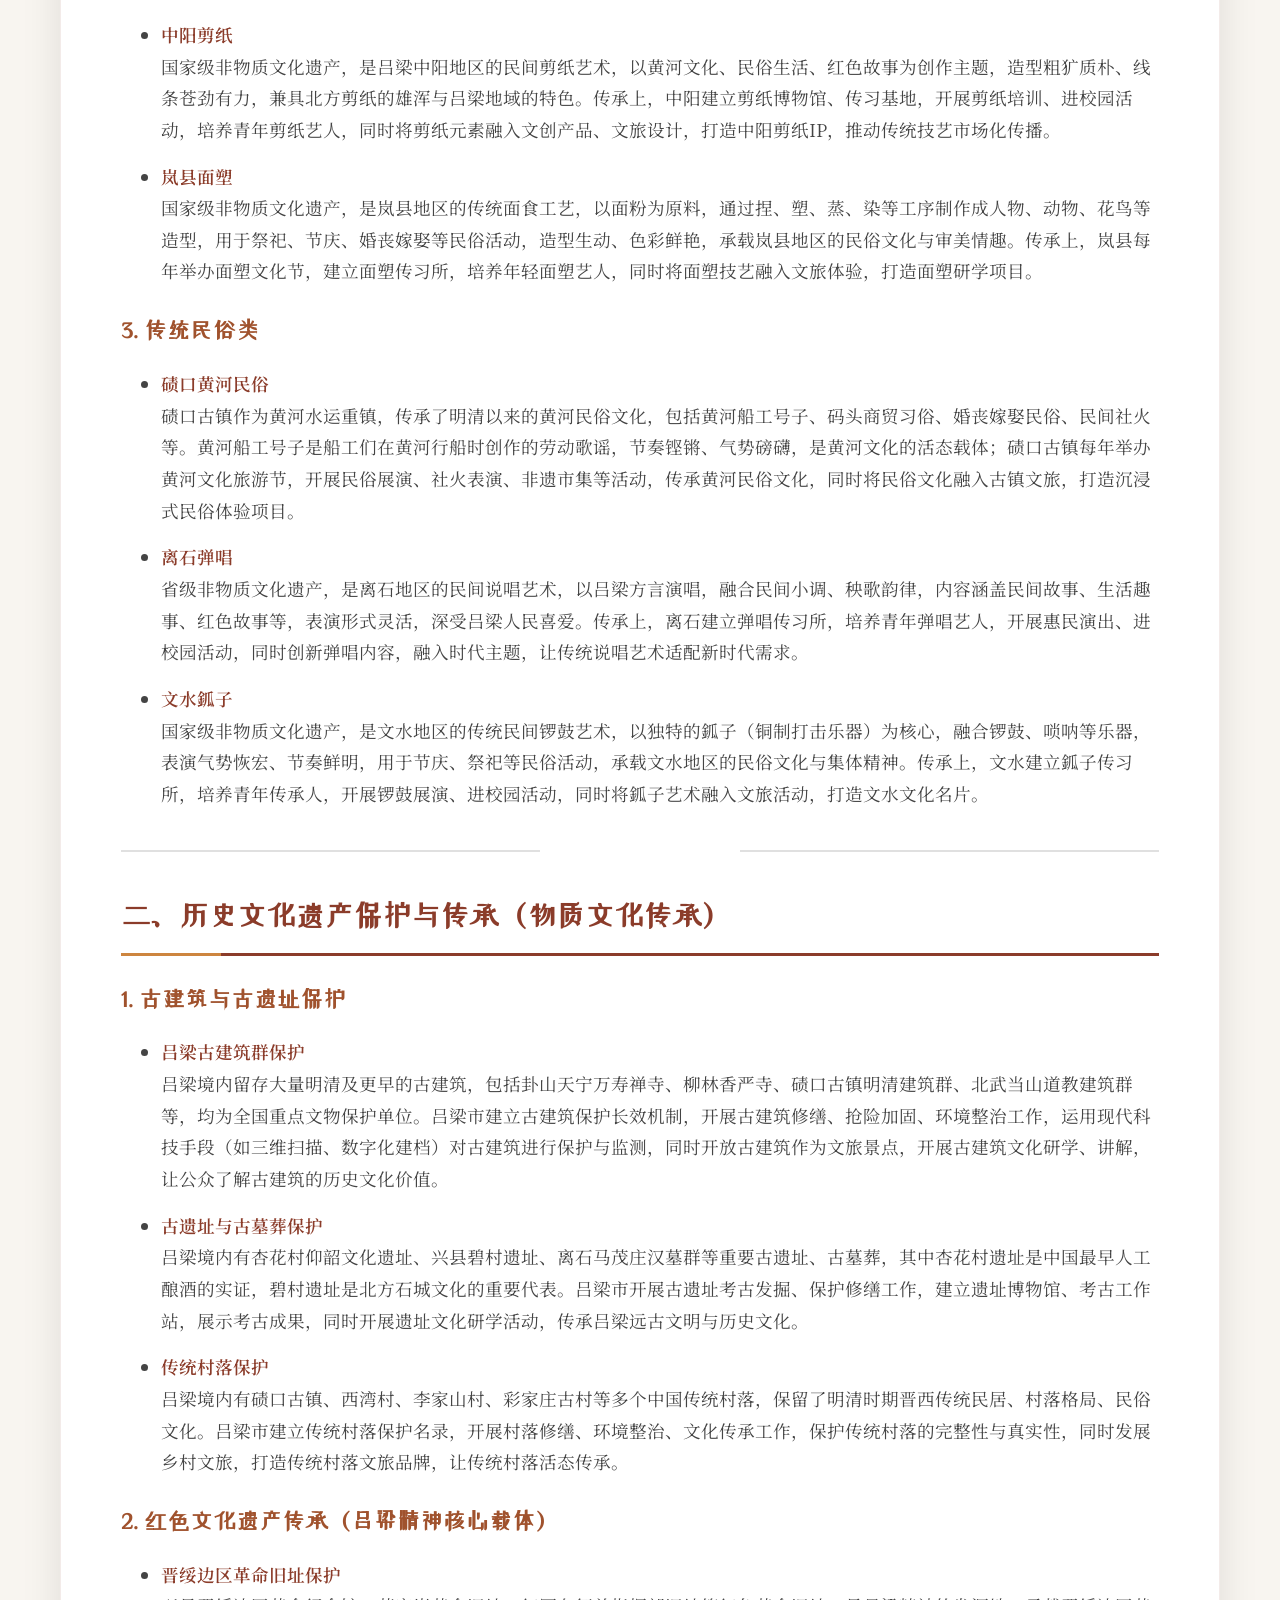
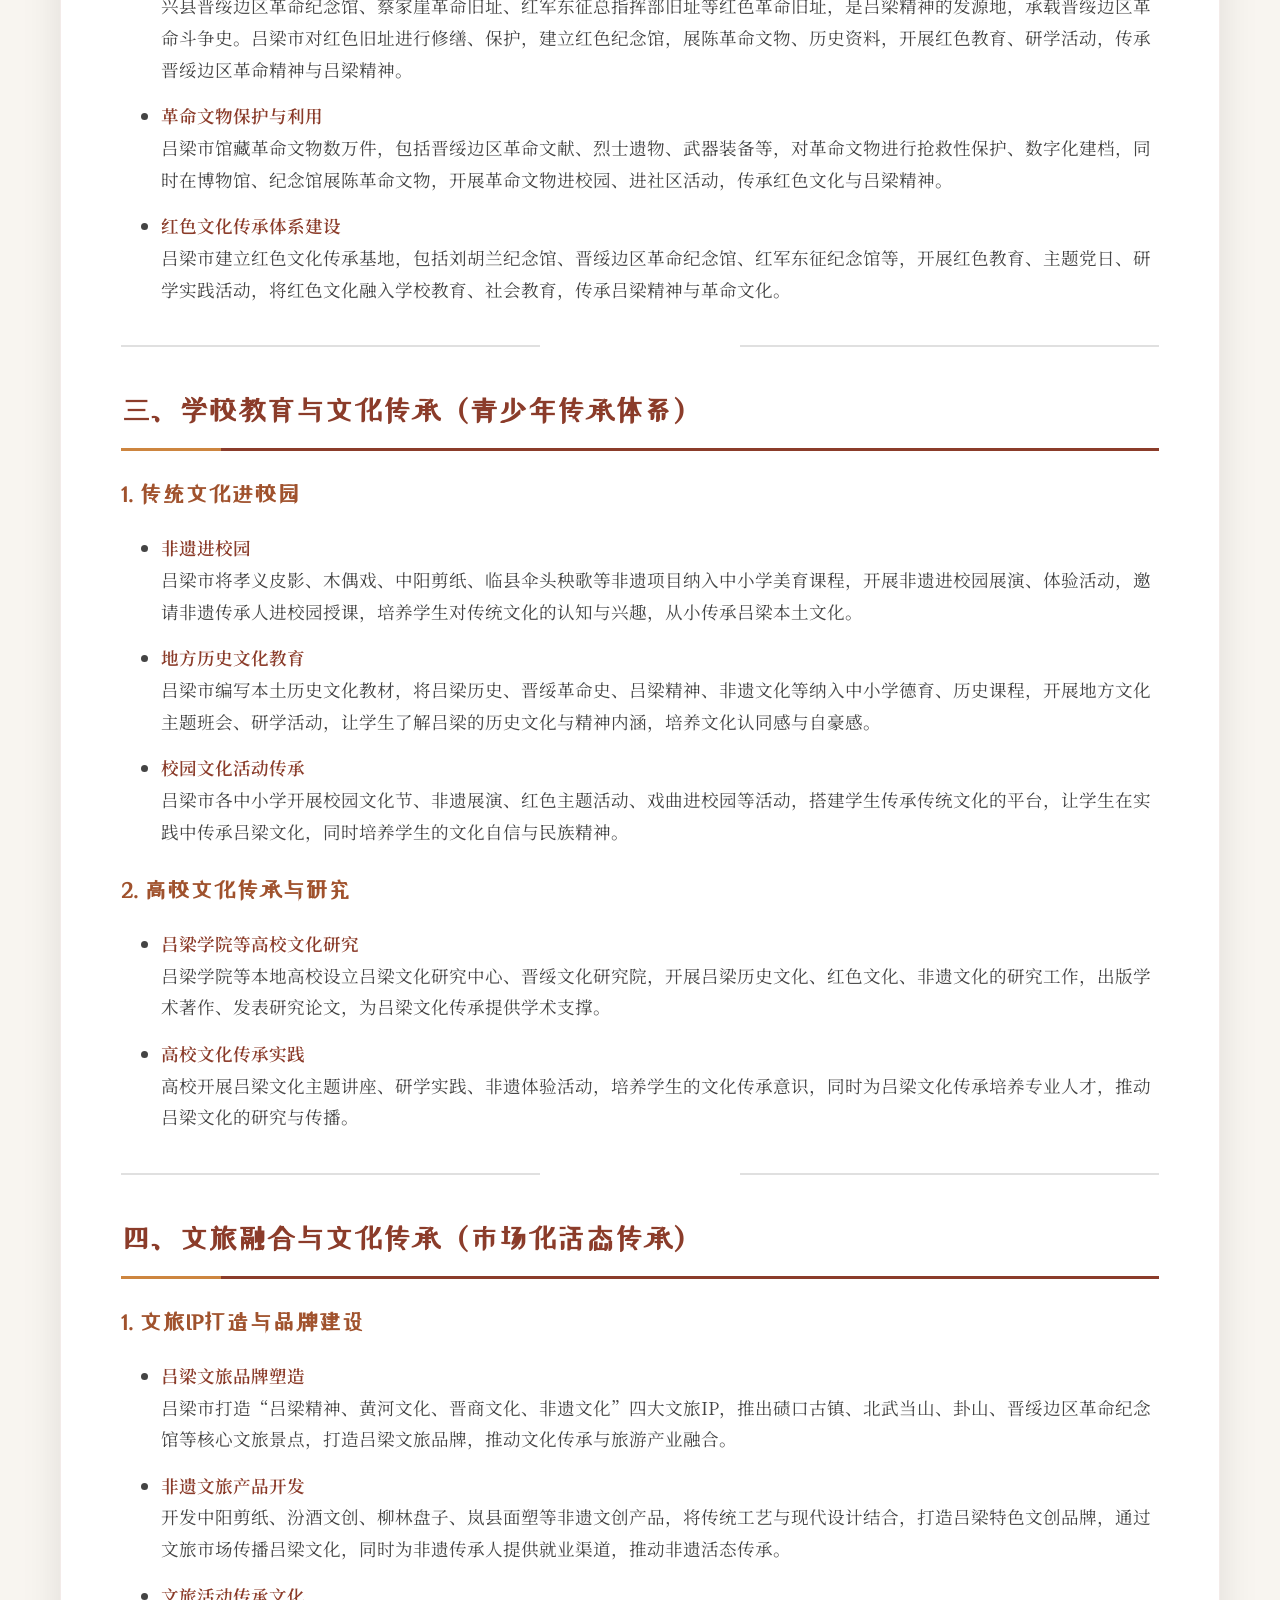
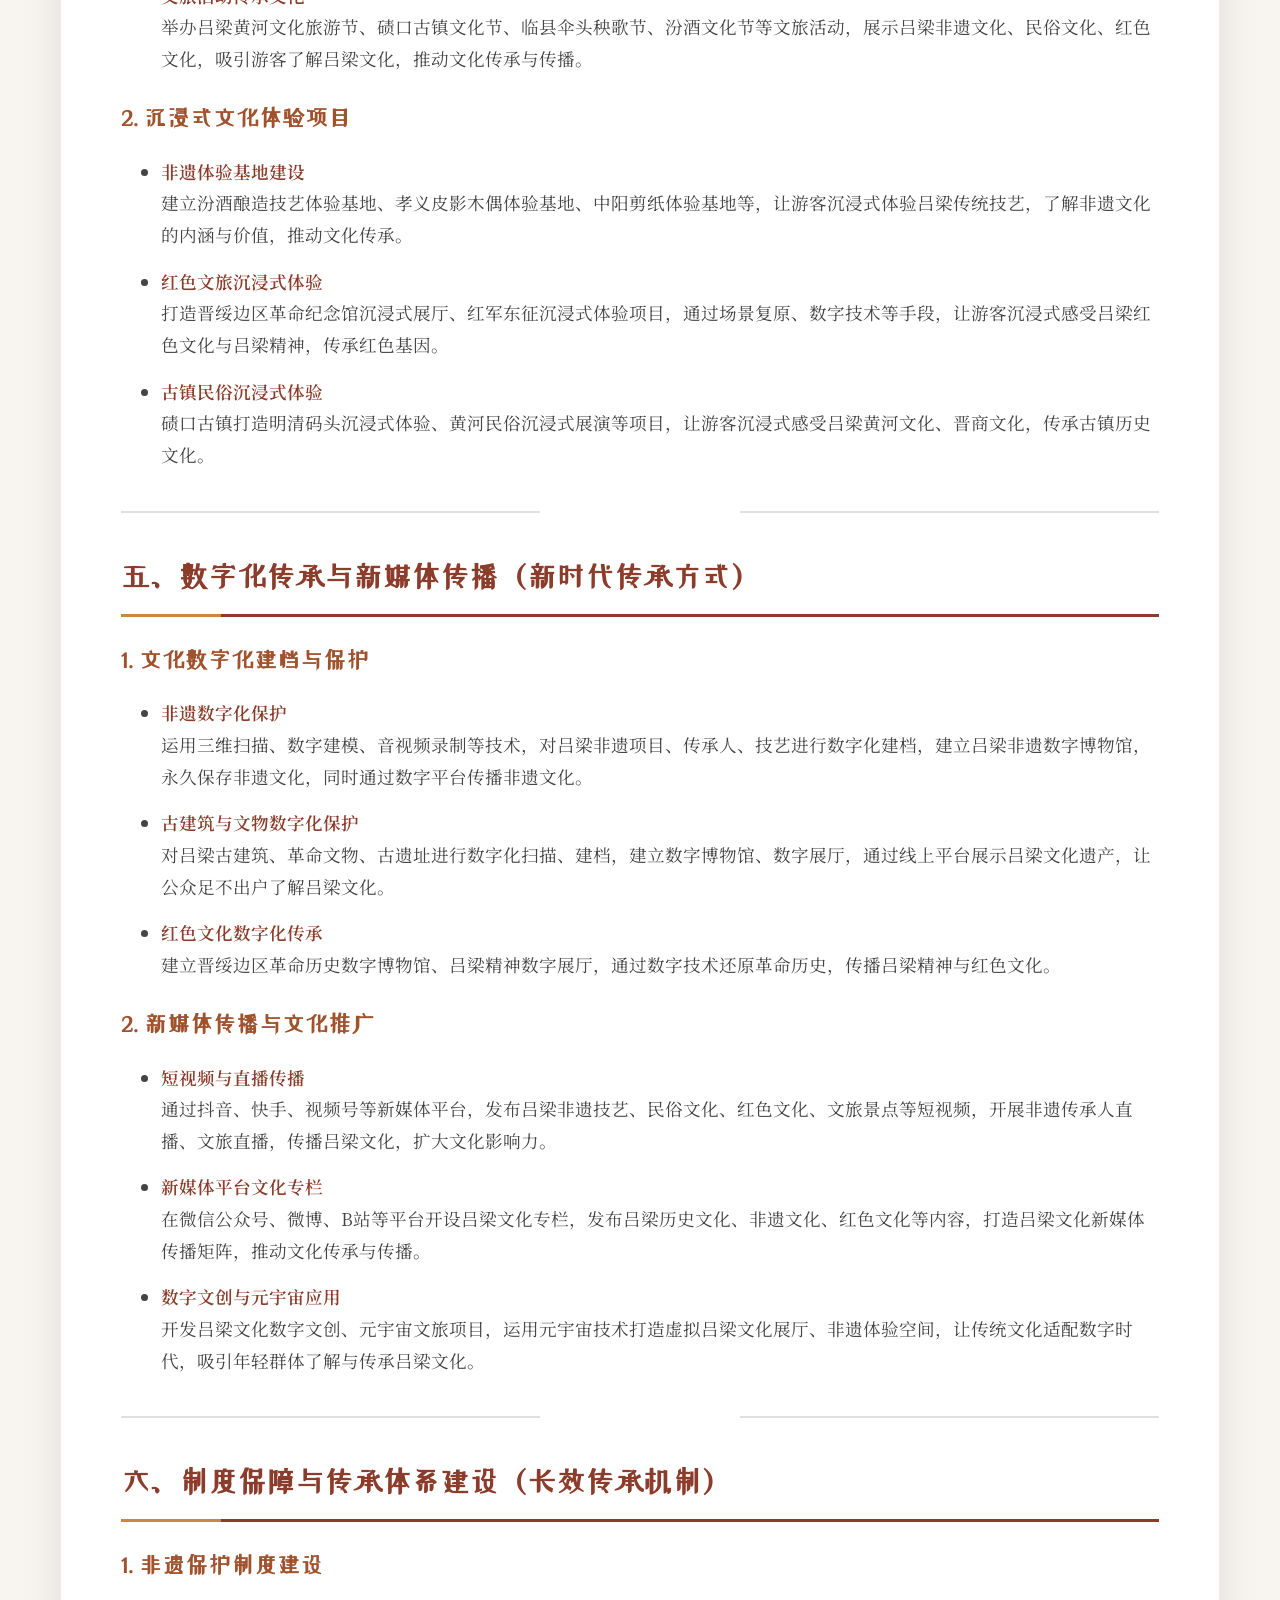
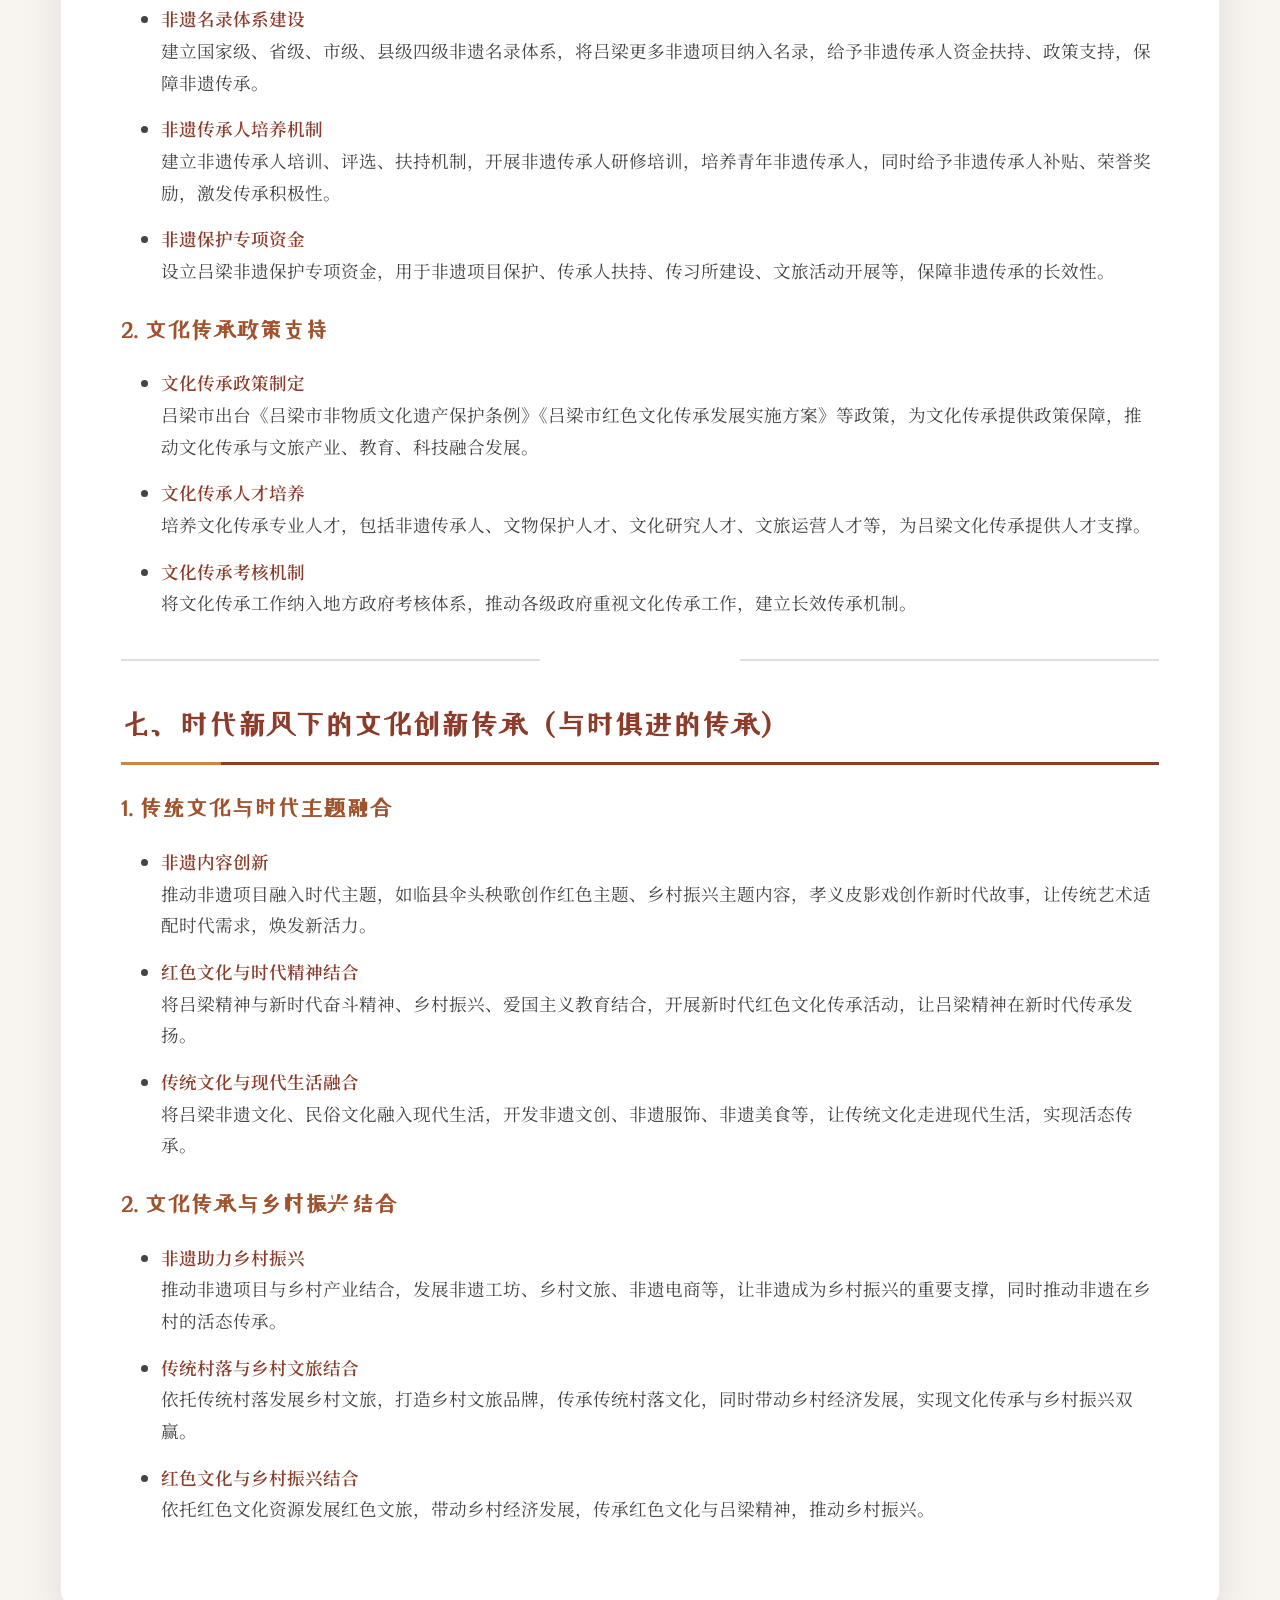
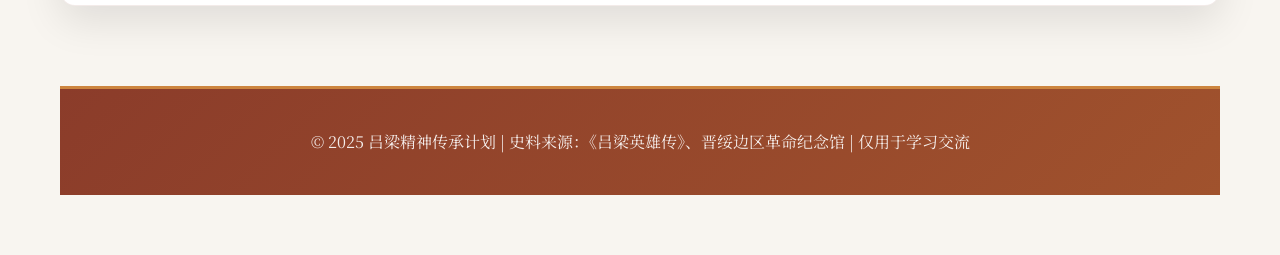
<file: wenhuachuancheng.html>
<!DOCTYPE html>
<html lang="zh-CN">
<head>
    <meta charset="UTF-8">
    <meta name="viewport" content="width=device-width, initial-scale=1.0">
    <title>文化传承 - 吕梁精神</title>
    <link rel="stylesheet" href="https://cdnjs.cloudflare.com/ajax/libs/font-awesome/6.4.0/css/all.min.css">
    <link rel="stylesheet" href="https://fonts.googleapis.com/css2?family=Noto+Serif+SC:wght@400;500;600;700&display=swap">
    <link rel="stylesheet" href="https://fonts.googleapis.com/css2?family=Ma+Shan+Zheng&family=ZCOOL+XiaoWei&display=swap">
    <style>
        * {
            margin: 0;
            padding: 0;
            box-sizing: border-box;
        }

        body {
            font-family: 'Noto Serif SC', serif;
            line-height: 1.6;
            color: #333;
            background-color: #f8f5f0;
        }

        header {
            background: linear-gradient(135deg, #8B3C2A 0%, #A0522D 100%);
            color: white;
            padding: 30px 0;
            text-align: center;
            position: relative;
        }

        .back-button {
            position: fixed;
            top: 80px;
            left: 20px;
            background: rgba(139, 60, 42, 0.9);
            color: white;
            padding: 12px 24px;
            border-radius: 30px;
            text-decoration: none;
            transition: all 0.3s ease;
            backdrop-filter: blur(10px);
            border: 1px solid rgba(255, 255, 255, 0.3);
            z-index: 1001;
            box-shadow: 0 4px 12px rgba(0, 0, 0, 0.2);
            font-weight: 500;
        }

        .back-button:hover {
            background: rgba(160, 82, 45, 1);
            transform: translateY(-3px);
            box-shadow: 0 6px 20px rgba(0, 0, 0, 0.3);
        }

        header h1 {
            font-size: 3rem;
            margin-bottom: 15px;
            font-weight: 700;
            font-family: 'Ma Shan Zheng', cursive;
            text-shadow: 2px 2px 4px rgba(0,0,0,0.1);
        }

        header p {
            font-size: 1.2rem;
            opacity: 0.9;
        }

        /* 毛玻璃导航栏样式 */
        .glass-nav {
            position: sticky;
            top: 0;
            z-index: 1000;
            background: rgba(255, 255, 255, 0.1);
            backdrop-filter: blur(10px);
            -webkit-backdrop-filter: blur(10px);
            border-bottom: 1px solid rgba(255, 255, 255, 0.2);
            box-shadow: 0 4px 30px rgba(0, 0, 0, 0.1);
        }

        .nav-container {
            max-width: 1200px;
            margin: 0 auto;
            padding: 0 20px;
        }

        .nav-menu {
            display: flex;
            list-style: none;
            padding: 0;
            margin: 0 auto;
            justify-content: center;
            overflow-x: auto;
            white-space: nowrap;
            max-width: 1000px;
            scrollbar-width: none; /* 隐藏Firefox滚动条 */
        }

        .nav-menu::-webkit-scrollbar {
            display: none; /* 隐藏Chrome、Safari等WebKit浏览器滚动条 */
        }

        .nav-menu li {
            margin: 0 15px;
        }

        .nav-menu a {
            display: block;
            padding: 15px 15px;
            color: #8B3C2A;
            text-decoration: none;
            font-weight: 600;
            transition: all 0.3s ease;
            font-size: 16px;
        }

        .nav-menu a:hover {
            color: #CD853F;
            transform: translateY(-2px);
            font-weight: 700;
        }

        /* 内容部分ID标记 */
        .section {
            scroll-margin-top: 80px;
        }

        .container {
            max-width: 1200px;
            margin: 0 auto;
            padding: 60px 20px;
        }

        .content {
            background: white;
            border-radius: 15px;
            padding: 60px;
            box-shadow: 0 15px 40px rgba(0,0,0,0.1);
            border: 1px solid rgba(139, 60, 42, 0.1);
        }

        .content h2 {
            color: #8B3C2A;
            margin: 30px 0 20px;
            font-size: 1.8rem;
            font-family: 'ZCOOL XiaoWei', serif;
            border-bottom: 2px solid #8B3C2A;
            padding-bottom: 10px;
        }

        .content h3 {
            color: #8B3C2A;
            margin: 40px 0 25px;
            font-size: 1.8rem;
            font-family: 'ZCOOL XiaoWei', serif;
            border-bottom: 3px solid #8B3C2A;
            padding-bottom: 15px;
            position: relative;
        }

        .content h3::after {
            content: '';
            position: absolute;
            bottom: -3px;
            left: 0;
            width: 100px;
            height: 3px;
            background: #CD853F;
        }

        .content h4 {
            color: #A0522D;
            margin: 25px 0 15px;
            font-size: 1.4rem;
            font-family: 'ZCOOL XiaoWei', serif;
        }

        .content p {
            margin-bottom: 20px;
            line-height: 1.8;
            font-size: 1.1rem;
            color: #333;
        }

        .content ul {
            margin: 20px 0;
            padding-left: 40px;
        }

        .content li {
            margin-bottom: 15px;
            line-height: 1.8;
            font-size: 1.1rem;
            color: #444;
        }

        .content li strong {
            color: #8B3C2A;
            font-weight: 600;
        }

        .divider {
            margin: 40px 0;
            border: 1px solid #e0e0e0;
            position: relative;
        }

        .divider::after {
            content: '';
            position: absolute;
            top: -5px;
            left: 50%;
            transform: translateX(-50%);
            width: 200px;
            height: 10px;
            background: white;
        }

        footer {
            background: linear-gradient(135deg, #8B3C2A 0%, #A0522D 100%);
            color: white;
            text-align: center;
            padding: 40px 0;
            margin-top: 80px;
            border-top: 3px solid #CD853F;
        }

        footer p {
            font-size: 1rem;
            opacity: 0.9;
        }

        @media (max-width: 768px) {
            header h1 {
                font-size: 2.5rem;
            }

            .content {
                padding: 30px;
            }

            .back-button {
                top: 70px;
                padding: 10px 20px;
                font-size: 0.9rem;
            }

            .container {
                padding: 40px 20px;
            }

            .content h3 {
                font-size: 1.5rem;
            }

            .content h4 {
                font-size: 1.2rem;
            }
        }
    </style>
</head>
<body>
    <header>
        <a href="index.html#newera" class="back-button" onclick="returnToNewEra(0);"><i class="fas fa-arrow-left"></i> 返回上一页</a>
        <h1>文化传承</h1>
        <p>吕梁精神 · 时代新风</p>
    </header>
    
    <!-- 毛玻璃导航栏 -->
    <nav class="glass-nav">
        <div class="nav-container">
            <ul class="nav-menu">
                <li><a href="#section1">非物质文化遗产</a></li>
                <li><a href="#section2">历史文化遗产</a></li>
                <li><a href="#section3">学校教育传承</a></li>
                <li><a href="#section4">文旅融合传承</a></li>
                <li><a href="#section5">数字化传承</a></li>
                <li><a href="#section6">制度保障</a></li>
                <li><a href="#section7">时代创新</a></li>
            </ul>
        </div>
    </nav>

    <div class="container">
        <div class="content">
            <div id="section1" class="section">
            <h3>一、非物质文化遗产传承（核心活态传承）</h3>
            
            <h4>1. 传统戏曲类</h4>
            <ul>
                <li><strong>吕梁梆子（晋剧吕梁流派）</strong><br>
                吕梁梆子是晋剧在吕梁地区的分支，融合了吕梁民间小调、黄河号子的韵律，唱腔高亢激昂、苍凉厚重，极具晋西地域特色。代表剧目有《打金枝》《算粮登殿》《吕梁英雄传》等，既保留传统晋剧的程式化表演，又融入吕梁本土故事，是吕梁人民精神文化的重要载体。传承方式以师徒口传心授、剧团排演、进校园进社区展演为主，目前吕梁市多个县区建有专业梆子剧团，定期开展惠民演出，同时将戏曲知识纳入中小学美育课程，培养年轻传承人。</li>
                <li><strong>临县伞头秧歌</strong><br>
                国家级非物质文化遗产，是吕梁临县地区独有的民间歌舞艺术，集歌、舞、戏于一体。表演形式分为“过街秧歌”“场地秧歌”“伞头对唱”，伞头手持花伞领舞，队伍伴随锣鼓唢呐起舞，歌词多为即兴创作，内容涵盖农事、民俗、红色故事、时代新风等，是吕梁黄河文化、民俗文化的活化石。传承上，临县每年举办伞头秧歌大赛、非遗展演活动，建立伞头秧歌传习所，培养青年伞头传承人，同时将秧歌元素融入文旅活动，打造非遗IP。</li>
                <li><strong>孝义皮影戏</strong><br>
                国家级非物质文化遗产，被誉为“中国皮影戏的活化石”，始于金代，盛于明清。孝义皮影以牛皮为原料雕刻影人，造型夸张生动、线条流畅，唱腔融合孝义方言与民间小调，表演时通过灯光投射影人演绎故事，传统剧目有《封神演义》《西游记》及本土民间故事。传承上，孝义建有皮影戏博物馆、传习基地，开展皮影雕刻技艺培训、进校园展演，同时创新皮影戏形式，结合现代科技打造沉浸式皮影剧，让传统艺术适配新时代审美。</li>
                <li><strong>孝义木偶戏</strong><br>
                国家级非物质文化遗产，与孝义皮影并称“孝义双绝”，木偶造型精美、动作灵活，唱腔融合晋剧与民间小调，表演形式有杖头木偶、提线木偶等，传统剧目涵盖历史故事、神话传说、红色题材。传承上，孝义木偶戏团常年开展全国巡演，走进校园开展木偶体验课，培养年轻木偶制作与表演传承人，同时创新木偶与现代舞台结合的表演形式，拓展传播渠道。</li>
            </ul>

            <h4>2. 传统手工技艺类</h4>
            <ul>
                <li><strong>汾酒酿造技艺</strong><br>
                国家级非物质文化遗产，是中国清香型白酒的核心技艺，源于6000年前杏花村仰韶文化时期，历经数千年传承，形成“清蒸二次清、地缸固态发酵”的独特工艺。技艺涵盖制曲、酿酒、陈酿、勾调等全流程，每一步都遵循传统古法，同时结合现代标准化生产，实现传统技艺与现代产业的融合。传承上，汾酒集团建立汾酒文化博物馆、酿造技艺传习所，培养国家级、省级非遗传承人，开展技艺培训、研学体验，同时将汾酒酿造技艺申报世界非物质文化遗产，推动中华酒文化走向世界。</li>
                <li><strong>柳林盘子制作技艺</strong><br>
                国家级非物质文化遗产，是柳林地区独有的民间祭祀、民俗工艺，“盘子”是集木雕、石雕、砖雕、彩绘、剪纸于一体的大型工艺摆件，造型精美、工艺繁复，用于春节、元宵节等民俗活动，承载柳林地区的民俗信仰与文化传统。传承上，柳林建立盘子制作技艺传习所，培养年轻匠人，每年举办盘子文化节，展示传统盘子作品，同时创新盘子设计，融入现代元素，让传统工艺适配文旅市场。</li>
                <li><strong>中阳剪纸</strong><br>
                国家级非物质文化遗产，是吕梁中阳地区的民间剪纸艺术，以黄河文化、民俗生活、红色故事为创作主题，造型粗犷质朴、线条苍劲有力，兼具北方剪纸的雄浑与吕梁地域的特色。传承上，中阳建立剪纸博物馆、传习基地，开展剪纸培训、进校园活动，培养青年剪纸艺人，同时将剪纸元素融入文创产品、文旅设计，打造中阳剪纸IP，推动传统技艺市场化传播。</li>
                <li><strong>岚县面塑</strong><br>
                国家级非物质文化遗产，是岚县地区的传统面食工艺，以面粉为原料，通过捏、塑、蒸、染等工序制作成人物、动物、花鸟等造型，用于祭祀、节庆、婚丧嫁娶等民俗活动，造型生动、色彩鲜艳，承载岚县地区的民俗文化与审美情趣。传承上，岚县每年举办面塑文化节，建立面塑传习所，培养年轻面塑艺人，同时将面塑技艺融入文旅体验，打造面塑研学项目。</li>
            </ul>

            <h4>3. 传统民俗类</h4>
            <ul>
                <li><strong>碛口黄河民俗</strong><br>
                碛口古镇作为黄河水运重镇，传承了明清以来的黄河民俗文化，包括黄河船工号子、码头商贸习俗、婚丧嫁娶民俗、民间社火等。黄河船工号子是船工们在黄河行船时创作的劳动歌谣，节奏铿锵、气势磅礴，是黄河文化的活态载体；碛口古镇每年举办黄河文化旅游节，开展民俗展演、社火表演、非遗市集等活动，传承黄河民俗文化，同时将民俗文化融入古镇文旅，打造沉浸式民俗体验项目。</li>
                <li><strong>离石弹唱</strong><br>
                省级非物质文化遗产，是离石地区的民间说唱艺术，以吕梁方言演唱，融合民间小调、秧歌韵律，内容涵盖民间故事、生活趣事、红色故事等，表演形式灵活，深受吕梁人民喜爱。传承上，离石建立弹唱传习所，培养青年弹唱艺人，开展惠民演出、进校园活动，同时创新弹唱内容，融入时代主题，让传统说唱艺术适配新时代需求。</li>
                <li><strong>文水鈲子</strong><br>
                国家级非物质文化遗产，是文水地区的传统民间锣鼓艺术，以独特的鈲子（铜制打击乐器）为核心，融合锣鼓、唢呐等乐器，表演气势恢宏、节奏鲜明，用于节庆、祭祀等民俗活动，承载文水地区的民俗文化与集体精神。传承上，文水建立鈲子传习所，培养青年传承人，开展锣鼓展演、进校园活动，同时将鈲子艺术融入文旅活动，打造文水文化名片。</li>
            </ul>

            </div>
            <div class="divider"></div>

            <div id="section2" class="section">
            <h3>二、历史文化遗产保护与传承（物质文化传承）</h3>
            
            <h4>1. 古建筑与古遗址保护</h4>
            <ul>
                <li><strong>吕梁古建筑群保护</strong><br>
                吕梁境内留存大量明清及更早的古建筑，包括卦山天宁万寿禅寺、柳林香严寺、碛口古镇明清建筑群、北武当山道教建筑群等，均为全国重点文物保护单位。吕梁市建立古建筑保护长效机制，开展古建筑修缮、抢险加固、环境整治工作，运用现代科技手段（如三维扫描、数字化建档）对古建筑进行保护与监测，同时开放古建筑作为文旅景点，开展古建筑文化研学、讲解，让公众了解古建筑的历史文化价值。</li>
                <li><strong>古遗址与古墓葬保护</strong><br>
                吕梁境内有杏花村仰韶文化遗址、兴县碧村遗址、离石马茂庄汉墓群等重要古遗址、古墓葬，其中杏花村遗址是中国最早人工酿酒的实证，碧村遗址是北方石城文化的重要代表。吕梁市开展古遗址考古发掘、保护修缮工作，建立遗址博物馆、考古工作站，展示考古成果，同时开展遗址文化研学活动，传承吕梁远古文明与历史文化。</li>
                <li><strong>传统村落保护</strong><br>
                吕梁境内有碛口古镇、西湾村、李家山村、彩家庄古村等多个中国传统村落，保留了明清时期晋西传统民居、村落格局、民俗文化。吕梁市建立传统村落保护名录，开展村落修缮、环境整治、文化传承工作，保护传统村落的完整性与真实性，同时发展乡村文旅，打造传统村落文旅品牌，让传统村落活态传承。</li>
            </ul>

            <h4>2. 红色文化遗产传承（吕梁精神核心载体）</h4>
            <ul>
                <li><strong>晋绥边区革命旧址保护</strong><br>
                兴县晋绥边区革命纪念馆、蔡家崖革命旧址、红军东征总指挥部旧址等红色革命旧址，是吕梁精神的发源地，承载晋绥边区革命斗争史。吕梁市对红色旧址进行修缮、保护，建立红色纪念馆，展陈革命文物、历史资料，开展红色教育、研学活动，传承晋绥边区革命精神与吕梁精神。</li>
                <li><strong>革命文物保护与利用</strong><br>
                吕梁市馆藏革命文物数万件，包括晋绥边区革命文献、烈士遗物、武器装备等，对革命文物进行抢救性保护、数字化建档，同时在博物馆、纪念馆展陈革命文物，开展革命文物进校园、进社区活动，传承红色文化与吕梁精神。</li>
                <li><strong>红色文化传承体系建设</strong><br>
                吕梁市建立红色文化传承基地，包括刘胡兰纪念馆、晋绥边区革命纪念馆、红军东征纪念馆等，开展红色教育、主题党日、研学实践活动，将红色文化融入学校教育、社会教育，传承吕梁精神与革命文化。</li>
            </ul>

            </div>
            <div class="divider"></div>

            <div id="section3" class="section">
            <h3>三、学校教育与文化传承（青少年传承体系）</h3>
            
            <h4>1. 传统文化进校园</h4>
            <ul>
                <li><strong>非遗进校园</strong><br>
                吕梁市将孝义皮影、木偶戏、中阳剪纸、临县伞头秧歌等非遗项目纳入中小学美育课程，开展非遗进校园展演、体验活动，邀请非遗传承人进校园授课，培养学生对传统文化的认知与兴趣，从小传承吕梁本土文化。</li>
                <li><strong>地方历史文化教育</strong><br>
                吕梁市编写本土历史文化教材，将吕梁历史、晋绥革命史、吕梁精神、非遗文化等纳入中小学德育、历史课程，开展地方文化主题班会、研学活动，让学生了解吕梁的历史文化与精神内涵，培养文化认同感与自豪感。</li>
                <li><strong>校园文化活动传承</strong><br>
                吕梁市各中小学开展校园文化节、非遗展演、红色主题活动、戏曲进校园等活动，搭建学生传承传统文化的平台，让学生在实践中传承吕梁文化，同时培养学生的文化自信与民族精神。</li>
            </ul>

            <h4>2. 高校文化传承与研究</h4>
            <ul>
                <li><strong>吕梁学院等高校文化研究</strong><br>
                吕梁学院等本地高校设立吕梁文化研究中心、晋绥文化研究院，开展吕梁历史文化、红色文化、非遗文化的研究工作，出版学术著作、发表研究论文，为吕梁文化传承提供学术支撑。</li>
                <li><strong>高校文化传承实践</strong><br>
                高校开展吕梁文化主题讲座、研学实践、非遗体验活动，培养学生的文化传承意识，同时为吕梁文化传承培养专业人才，推动吕梁文化的研究与传播。</li>
            </ul>

            </div>
            <div class="divider"></div>

            <div id="section4" class="section">
            <h3>四、文旅融合与文化传承（市场化活态传承）</h3>
            
            <h4>1. 文旅IP打造与品牌建设</h4>
            <ul>
                <li><strong>吕梁文旅品牌塑造</strong><br>
                吕梁市打造“吕梁精神、黄河文化、晋商文化、非遗文化”四大文旅IP，推出碛口古镇、北武当山、卦山、晋绥边区革命纪念馆等核心文旅景点，打造吕梁文旅品牌，推动文化传承与旅游产业融合。</li>
                <li><strong>非遗文旅产品开发</strong><br>
                开发中阳剪纸、汾酒文创、柳林盘子、岚县面塑等非遗文创产品，将传统工艺与现代设计结合，打造吕梁特色文创品牌，通过文旅市场传播吕梁文化，同时为非遗传承人提供就业渠道，推动非遗活态传承。</li>
                <li><strong>文旅活动传承文化</strong><br>
                举办吕梁黄河文化旅游节、碛口古镇文化节、临县伞头秧歌节、汾酒文化节等文旅活动，展示吕梁非遗文化、民俗文化、红色文化，吸引游客了解吕梁文化，推动文化传承与传播。</li>
            </ul>

            <h4>2. 沉浸式文化体验项目</h4>
            <ul>
                <li><strong>非遗体验基地建设</strong><br>
                建立汾酒酿造技艺体验基地、孝义皮影木偶体验基地、中阳剪纸体验基地等，让游客沉浸式体验吕梁传统技艺，了解非遗文化的内涵与价值，推动文化传承。</li>
                <li><strong>红色文旅沉浸式体验</strong><br>
                打造晋绥边区革命纪念馆沉浸式展厅、红军东征沉浸式体验项目，通过场景复原、数字技术等手段，让游客沉浸式感受吕梁红色文化与吕梁精神，传承红色基因。</li>
                <li><strong>古镇民俗沉浸式体验</strong><br>
                碛口古镇打造明清码头沉浸式体验、黄河民俗沉浸式展演等项目，让游客沉浸式感受吕梁黄河文化、晋商文化，传承古镇历史文化。</li>
            </ul>

            </div>
            <div class="divider"></div>

            <div id="section5" class="section">
            <h3>五、数字化传承与新媒体传播（新时代传承方式）</h3>
            
            <h4>1. 文化数字化建档与保护</h4>
            <ul>
                <li><strong>非遗数字化保护</strong><br>
                运用三维扫描、数字建模、音视频录制等技术，对吕梁非遗项目、传承人、技艺进行数字化建档，建立吕梁非遗数字博物馆，永久保存非遗文化，同时通过数字平台传播非遗文化。</li>
                <li><strong>古建筑与文物数字化保护</strong><br>
                对吕梁古建筑、革命文物、古遗址进行数字化扫描、建档，建立数字博物馆、数字展厅，通过线上平台展示吕梁文化遗产，让公众足不出户了解吕梁文化。</li>
                <li><strong>红色文化数字化传承</strong><br>
                建立晋绥边区革命历史数字博物馆、吕梁精神数字展厅，通过数字技术还原革命历史，传播吕梁精神与红色文化。</li>
            </ul>

            <h4>2. 新媒体传播与文化推广</h4>
            <ul>
                <li><strong>短视频与直播传播</strong><br>
                通过抖音、快手、视频号等新媒体平台，发布吕梁非遗技艺、民俗文化、红色文化、文旅景点等短视频，开展非遗传承人直播、文旅直播，传播吕梁文化，扩大文化影响力。</li>
                <li><strong>新媒体平台文化专栏</strong><br>
                在微信公众号、微博、B站等平台开设吕梁文化专栏，发布吕梁历史文化、非遗文化、红色文化等内容，打造吕梁文化新媒体传播矩阵，推动文化传承与传播。</li>
                <li><strong>数字文创与元宇宙应用</strong><br>
                开发吕梁文化数字文创、元宇宙文旅项目，运用元宇宙技术打造虚拟吕梁文化展厅、非遗体验空间，让传统文化适配数字时代，吸引年轻群体了解与传承吕梁文化。</li>
            </ul>

            </div>
            <div class="divider"></div>

            <div id="section6" class="section">
            <h3>六、制度保障与传承体系建设（长效传承机制）</h3>
            
            <h4>1. 非遗保护制度建设</h4>
            <ul>
                <li><strong>非遗名录体系建设</strong><br>
                建立国家级、省级、市级、县级四级非遗名录体系，将吕梁更多非遗项目纳入名录，给予非遗传承人资金扶持、政策支持，保障非遗传承。</li>
                <li><strong>非遗传承人培养机制</strong><br>
                建立非遗传承人培训、评选、扶持机制，开展非遗传承人研修培训，培养青年非遗传承人，同时给予非遗传承人补贴、荣誉奖励，激发传承积极性。</li>
                <li><strong>非遗保护专项资金</strong><br>
                设立吕梁非遗保护专项资金，用于非遗项目保护、传承人扶持、传习所建设、文旅活动开展等，保障非遗传承的长效性。</li>
            </ul>

            <h4>2. 文化传承政策支持</h4>
            <ul>
                <li><strong>文化传承政策制定</strong><br>
                吕梁市出台《吕梁市非物质文化遗产保护条例》《吕梁市红色文化传承发展实施方案》等政策，为文化传承提供政策保障，推动文化传承与文旅产业、教育、科技融合发展。</li>
                <li><strong>文化传承人才培养</strong><br>
                培养文化传承专业人才，包括非遗传承人、文物保护人才、文化研究人才、文旅运营人才等，为吕梁文化传承提供人才支撑。</li>
                <li><strong>文化传承考核机制</strong><br>
                将文化传承工作纳入地方政府考核体系，推动各级政府重视文化传承工作，建立长效传承机制。</li>
            </ul>

            </div>
            <div class="divider"></div>

            <div id="section7" class="section">
            <h3>七、时代新风下的文化创新传承（与时俱进的传承）</h3>
            
            <h4>1. 传统文化与时代主题融合</h4>
            <ul>
                <li><strong>非遗内容创新</strong><br>
                推动非遗项目融入时代主题，如临县伞头秧歌创作红色主题、乡村振兴主题内容，孝义皮影戏创作新时代故事，让传统艺术适配时代需求，焕发新活力。</li>
                <li><strong>红色文化与时代精神结合</strong><br>
                将吕梁精神与新时代奋斗精神、乡村振兴、爱国主义教育结合，开展新时代红色文化传承活动，让吕梁精神在新时代传承发扬。</li>
                <li><strong>传统文化与现代生活融合</strong><br>
                将吕梁非遗文化、民俗文化融入现代生活，开发非遗文创、非遗服饰、非遗美食等，让传统文化走进现代生活，实现活态传承。</li>
            </ul>

            <h4>2. 文化传承与乡村振兴结合</h4>
            <ul>
                <li><strong>非遗助力乡村振兴</strong><br>
                推动非遗项目与乡村产业结合，发展非遗工坊、乡村文旅、非遗电商等，让非遗成为乡村振兴的重要支撑，同时推动非遗在乡村的活态传承。</li>
                <li><strong>传统村落与乡村文旅结合</strong><br>
                依托传统村落发展乡村文旅，打造乡村文旅品牌，传承传统村落文化，同时带动乡村经济发展，实现文化传承与乡村振兴双赢。</li>
                <li><strong>红色文化与乡村振兴结合</strong><br>
                依托红色文化资源发展红色文旅，带动乡村经济发展，传承红色文化与吕梁精神，推动乡村振兴。</li>
            </ul>
        </div>
    </div>

    <footer>
        <p>© 2025 吕梁精神传承计划 | 史料来源：《吕梁英雄传》、晋绥边区革命纪念馆 | 仅用于学习交流</p>
    </footer>
    
    <script>
        // 返回时代新风模块并激活对应卡片
        function returnToNewEra(cardIndex) {
            // 存储卡片索引到本地存储
            localStorage.setItem('activeCard', cardIndex);
            // 跳转到时代新风模块
            window.location.href = 'index.html#newera';
            return false;
        }
    </script>







<script src="https://lf-cdn.coze.cn/obj/unpkg/flow-platform/chat-app-sdk/1.1.0-beta.0/libs/cn/index.js"></script>

<script>
  let chatClient = null;

  function initChat() {
    chatClient = new CozeWebSDK.WebChatClient({
      config: {
        bot_id: '7627810803755876388',
        isIframe: false,
        componentProps: {
          title: '吕梁小助手'
        },
        auth: {
          type: 'token',
          token: 'pat_3RSssd47oQrXEy7uoUUplnrDIIDLNzedz380LSZzeLR2kEINLnJxpwcMdQlX4b7d',
          onRefreshToken: function() {
            return 'pat_3RSssd47oQrXEy7uoUUplnrDIIDLNzedz380LSZzeLR2kEINLnJxpwcMdQlX4b7d';
          }
        }
      }
    });
  }

  // 页面加载完成后自动初始化并显示智能助手
  document.addEventListener('DOMContentLoaded', function() {
    initChat();
    if (chatClient) {
      chatClient.show();  // 直接显示智能助手
    }
  });
</script>








</body>
</html>
</file>
